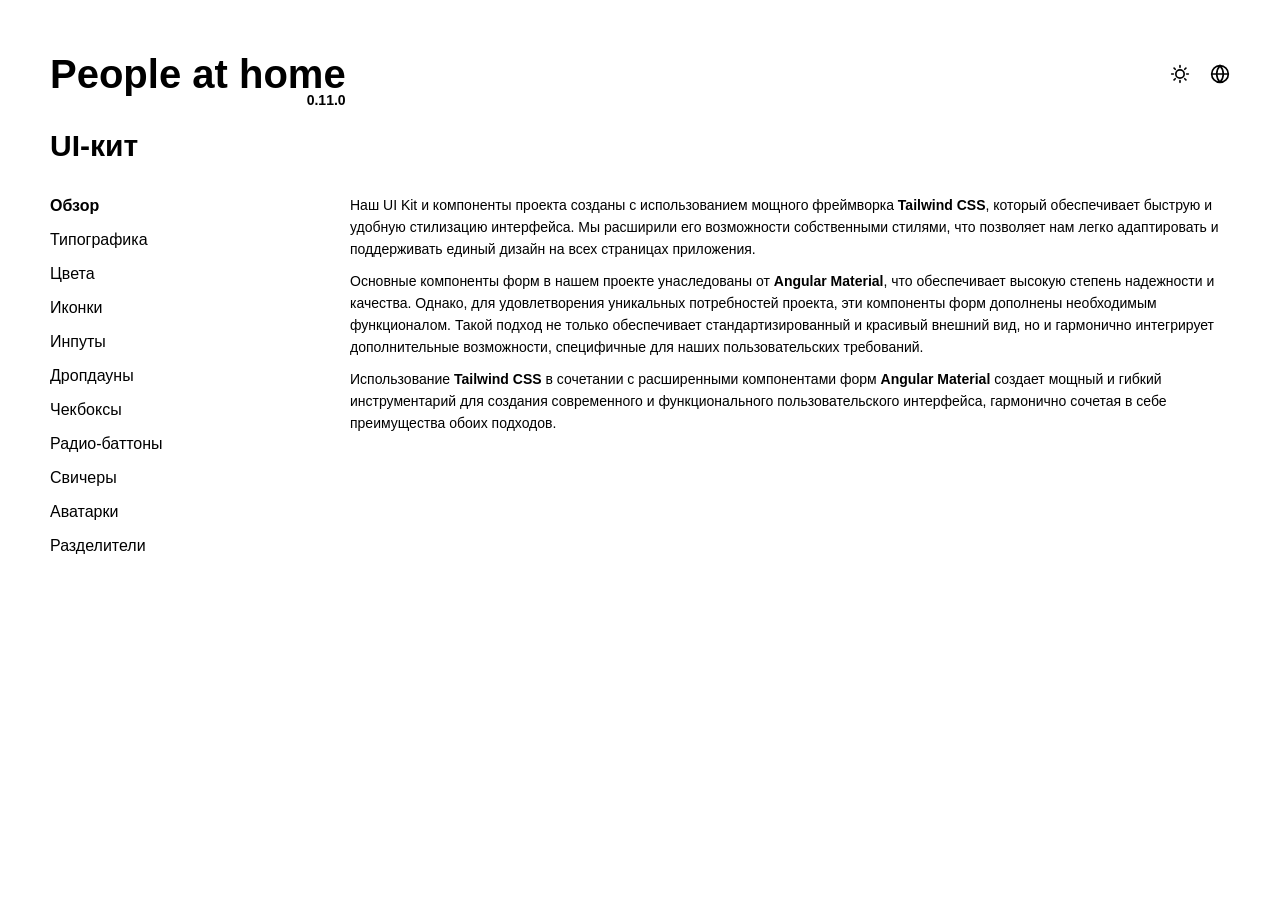
<file: index.html>
<!doctype html>
<html lang="en" data-critters-container>
  <head>
    <meta charset="utf-8">
    <title>Peopleathome</title>
    <base href="/">
    <meta name="viewport" content="width=device-width, initial-scale=1">
    <link rel="icon" type="image/x-icon" href="favicon.ico">
  <style>*,:before,:after{box-sizing:border-box;border-width:0;border-style:solid;border-color:#e5e7eb}:before,:after{--tw-content:""}html{line-height:1.5;-webkit-text-size-adjust:100%;tab-size:4;font-family:Inter var,sans-serif;font-feature-settings:"cv11","ss01";font-variation-settings:"opsz" 32;-webkit-tap-highlight-color:transparent}body{margin:0;line-height:inherit}:root{--background_primary:#F5F5F5;--background_secondary:#FFF;--background_tertiary:#F0F0F0;--background_master_primary:#F2F2F2;--background_master_secondary:#EDEDED;--background_master_tertiary:#F5F5F5;--border_primary:#F0F0F0;--text_primary:#000;--text_secondary:#737373;--text_tertiary:#B4B4B4;--text_disabled:#C8C8C8;--text_inverted_light:rgba(255, 255, 255, .9);--text_inverted_dark:#000;--color_green_primary:#12B76A;--color_green_tertiary:#D1FADF;--color_red_primary:#F00001;--color_red_tertiary:#FFF5F4;--color_black_primary:#1A1A1A;--color_black_secondary:#262626;--color_grey_tertiary:#FDFDFD;--color_white:#FFF;--color_black:#000;--color_lime:#DBFF00;--color_blue:#388AEB}*,:before,:after{--tw-border-spacing-x:0;--tw-border-spacing-y:0;--tw-translate-x:0;--tw-translate-y:0;--tw-rotate:0;--tw-skew-x:0;--tw-skew-y:0;--tw-scale-x:1;--tw-scale-y:1;--tw-pan-x: ;--tw-pan-y: ;--tw-pinch-zoom: ;--tw-scroll-snap-strictness:proximity;--tw-gradient-from-position: ;--tw-gradient-via-position: ;--tw-gradient-to-position: ;--tw-ordinal: ;--tw-slashed-zero: ;--tw-numeric-figure: ;--tw-numeric-spacing: ;--tw-numeric-fraction: ;--tw-ring-inset: ;--tw-ring-offset-width:0px;--tw-ring-offset-color:#fff;--tw-ring-color:rgb(63 131 248 / .5);--tw-ring-offset-shadow:0 0 #0000;--tw-ring-shadow:0 0 #0000;--tw-shadow:0 0 #0000;--tw-shadow-colored:0 0 #0000;--tw-blur: ;--tw-brightness: ;--tw-contrast: ;--tw-grayscale: ;--tw-hue-rotate: ;--tw-invert: ;--tw-saturate: ;--tw-sepia: ;--tw-drop-shadow: ;--tw-backdrop-blur: ;--tw-backdrop-brightness: ;--tw-backdrop-contrast: ;--tw-backdrop-grayscale: ;--tw-backdrop-hue-rotate: ;--tw-backdrop-invert: ;--tw-backdrop-opacity: ;--tw-backdrop-saturate: ;--tw-backdrop-sepia: }.bg-background_secondary{background-color:var(--background_secondary)}html{font-size:10px}html{--mat-ripple-color:rgba(255, 255, 255, .1);--mat-option-selected-state-label-text-color:#c2185b;--mat-option-label-text-color:white;--mat-option-hover-state-layer-color:rgba(255, 255, 255, .08);--mat-option-focus-state-layer-color:rgba(255, 255, 255, .08);--mat-option-selected-state-layer-color:rgba(255, 255, 255, .08)}html{--mat-optgroup-label-text-color:white}html{--mat-full-pseudo-checkbox-selected-icon-color:#b0bec5;--mat-full-pseudo-checkbox-selected-checkmark-color:#303030;--mat-full-pseudo-checkbox-unselected-icon-color:rgba(255, 255, 255, .7);--mat-full-pseudo-checkbox-disabled-selected-checkmark-color:#303030;--mat-full-pseudo-checkbox-disabled-unselected-icon-color:#686868;--mat-full-pseudo-checkbox-disabled-selected-icon-color:#686868;--mat-minimal-pseudo-checkbox-selected-checkmark-color:#b0bec5;--mat-minimal-pseudo-checkbox-disabled-selected-checkmark-color:#686868}html{--mat-app-background-color:#303030;--mat-app-text-color:white}html{--mat-option-label-text-font:Roboto, sans-serif;--mat-option-label-text-line-height:24px;--mat-option-label-text-size:16px;--mat-option-label-text-tracking:.03125em;--mat-option-label-text-weight:400;--mat-optgroup-label-text-font:Roboto, sans-serif;--mat-optgroup-label-text-line-height:24px;--mat-optgroup-label-text-size:16px;--mat-optgroup-label-text-tracking:.03125em;--mat-optgroup-label-text-weight:400;--mdc-elevated-card-container-shape:4px;--mdc-outlined-card-container-shape:4px;--mdc-outlined-card-outline-width:1px;--mdc-elevated-card-container-color:#424242;--mdc-elevated-card-container-elevation:0px 2px 1px -1px rgba(0, 0, 0, .2), 0px 1px 1px 0px rgba(0, 0, 0, .14), 0px 1px 3px 0px rgba(0, 0, 0, .12);--mdc-outlined-card-container-color:#424242;--mdc-outlined-card-outline-color:rgba(255, 255, 255, .12);--mdc-outlined-card-container-elevation:0px 0px 0px 0px rgba(0, 0, 0, .2), 0px 0px 0px 0px rgba(0, 0, 0, .14), 0px 0px 0px 0px rgba(0, 0, 0, .12);--mat-card-subtitle-text-color:rgba(255, 255, 255, .7);--mat-card-title-text-font:Roboto, sans-serif;--mat-card-title-text-line-height:32px;--mat-card-title-text-size:20px;--mat-card-title-text-tracking:.0125em;--mat-card-title-text-weight:500;--mat-card-subtitle-text-font:Roboto, sans-serif;--mat-card-subtitle-text-line-height:22px;--mat-card-subtitle-text-size:14px;--mat-card-subtitle-text-tracking:.0071428571em;--mat-card-subtitle-text-weight:500;--mdc-linear-progress-active-indicator-height:4px;--mdc-linear-progress-track-height:4px;--mdc-linear-progress-track-shape:0}html{--mdc-plain-tooltip-container-shape:4px;--mdc-plain-tooltip-supporting-text-line-height:16px;--mdc-plain-tooltip-container-color:#616161;--mdc-plain-tooltip-supporting-text-color:#fff;--mdc-plain-tooltip-supporting-text-font:Roboto, sans-serif;--mdc-plain-tooltip-supporting-text-size:12px;--mdc-plain-tooltip-supporting-text-weight:400;--mdc-plain-tooltip-supporting-text-tracking:.0333333333em;--mdc-filled-text-field-active-indicator-height:1px;--mdc-filled-text-field-focus-active-indicator-height:2px;--mdc-filled-text-field-container-shape:4px;--mdc-outlined-text-field-outline-width:1px;--mdc-outlined-text-field-focus-outline-width:2px;--mdc-outlined-text-field-container-shape:4px;--mdc-filled-text-field-caret-color:#c2185b;--mdc-filled-text-field-focus-active-indicator-color:#c2185b;--mdc-filled-text-field-focus-label-text-color:rgba(194, 24, 91, .87);--mdc-filled-text-field-container-color:#4a4a4a;--mdc-filled-text-field-disabled-container-color:#464646;--mdc-filled-text-field-label-text-color:rgba(255, 255, 255, .6);--mdc-filled-text-field-hover-label-text-color:rgba(255, 255, 255, .6);--mdc-filled-text-field-disabled-label-text-color:rgba(255, 255, 255, .38);--mdc-filled-text-field-input-text-color:rgba(255, 255, 255, .87);--mdc-filled-text-field-disabled-input-text-color:rgba(255, 255, 255, .38);--mdc-filled-text-field-input-text-placeholder-color:rgba(255, 255, 255, .6);--mdc-filled-text-field-error-hover-label-text-color:#f44336;--mdc-filled-text-field-error-focus-label-text-color:#f44336;--mdc-filled-text-field-error-label-text-color:#f44336;--mdc-filled-text-field-error-caret-color:#f44336;--mdc-filled-text-field-active-indicator-color:rgba(255, 255, 255, .42);--mdc-filled-text-field-disabled-active-indicator-color:rgba(255, 255, 255, .06);--mdc-filled-text-field-hover-active-indicator-color:rgba(255, 255, 255, .87);--mdc-filled-text-field-error-active-indicator-color:#f44336;--mdc-filled-text-field-error-focus-active-indicator-color:#f44336;--mdc-filled-text-field-error-hover-active-indicator-color:#f44336;--mdc-outlined-text-field-caret-color:#c2185b;--mdc-outlined-text-field-focus-outline-color:#c2185b;--mdc-outlined-text-field-focus-label-text-color:rgba(194, 24, 91, .87);--mdc-outlined-text-field-label-text-color:rgba(255, 255, 255, .6);--mdc-outlined-text-field-hover-label-text-color:rgba(255, 255, 255, .6);--mdc-outlined-text-field-disabled-label-text-color:rgba(255, 255, 255, .38);--mdc-outlined-text-field-input-text-color:rgba(255, 255, 255, .87);--mdc-outlined-text-field-disabled-input-text-color:rgba(255, 255, 255, .38);--mdc-outlined-text-field-input-text-placeholder-color:rgba(255, 255, 255, .6);--mdc-outlined-text-field-error-caret-color:#f44336;--mdc-outlined-text-field-error-focus-label-text-color:#f44336;--mdc-outlined-text-field-error-label-text-color:#f44336;--mdc-outlined-text-field-error-hover-label-text-color:#f44336;--mdc-outlined-text-field-outline-color:rgba(255, 255, 255, .38);--mdc-outlined-text-field-disabled-outline-color:rgba(255, 255, 255, .06);--mdc-outlined-text-field-hover-outline-color:rgba(255, 255, 255, .87);--mdc-outlined-text-field-error-focus-outline-color:#f44336;--mdc-outlined-text-field-error-hover-outline-color:#f44336;--mdc-outlined-text-field-error-outline-color:#f44336;--mat-form-field-focus-select-arrow-color:rgba(194, 24, 91, .87);--mat-form-field-disabled-input-text-placeholder-color:rgba(255, 255, 255, .38);--mat-form-field-state-layer-color:rgba(255, 255, 255, .87);--mat-form-field-error-text-color:#f44336;--mat-form-field-select-option-text-color:rgba(0, 0, 0, .87);--mat-form-field-select-disabled-option-text-color:rgba(0, 0, 0, .38);--mat-form-field-leading-icon-color:unset;--mat-form-field-disabled-leading-icon-color:unset;--mat-form-field-trailing-icon-color:unset;--mat-form-field-disabled-trailing-icon-color:unset;--mat-form-field-error-focus-trailing-icon-color:unset;--mat-form-field-error-hover-trailing-icon-color:unset;--mat-form-field-error-trailing-icon-color:unset;--mat-form-field-enabled-select-arrow-color:rgba(255, 255, 255, .54);--mat-form-field-disabled-select-arrow-color:rgba(255, 255, 255, .38);--mat-form-field-hover-state-layer-opacity:.08;--mat-form-field-focus-state-layer-opacity:.24}html{--mat-form-field-container-height:56px;--mat-form-field-filled-label-display:block;--mat-form-field-container-vertical-padding:16px;--mat-form-field-filled-with-label-container-padding-top:24px;--mat-form-field-filled-with-label-container-padding-bottom:8px;--mdc-filled-text-field-label-text-font:Roboto, sans-serif;--mdc-filled-text-field-label-text-size:16px;--mdc-filled-text-field-label-text-tracking:.03125em;--mdc-filled-text-field-label-text-weight:400;--mdc-outlined-text-field-label-text-font:Roboto, sans-serif;--mdc-outlined-text-field-label-text-size:16px;--mdc-outlined-text-field-label-text-tracking:.03125em;--mdc-outlined-text-field-label-text-weight:400;--mat-form-field-container-text-font:Roboto, sans-serif;--mat-form-field-container-text-line-height:24px;--mat-form-field-container-text-size:16px;--mat-form-field-container-text-tracking:.03125em;--mat-form-field-container-text-weight:400;--mat-form-field-outlined-label-text-populated-size:16px;--mat-form-field-subscript-text-font:Roboto, sans-serif;--mat-form-field-subscript-text-line-height:20px;--mat-form-field-subscript-text-size:12px;--mat-form-field-subscript-text-tracking:.0333333333em;--mat-form-field-subscript-text-weight:400;--mat-select-panel-background-color:#424242;--mat-select-enabled-trigger-text-color:rgba(255, 255, 255, .87);--mat-select-disabled-trigger-text-color:rgba(255, 255, 255, .38);--mat-select-placeholder-text-color:rgba(255, 255, 255, .6);--mat-select-enabled-arrow-color:rgba(255, 255, 255, .54);--mat-select-disabled-arrow-color:rgba(255, 255, 255, .38);--mat-select-focused-arrow-color:rgba(194, 24, 91, .87);--mat-select-invalid-arrow-color:rgba(244, 67, 54, .87)}html{--mat-select-trigger-text-font:Roboto, sans-serif;--mat-select-trigger-text-line-height:24px;--mat-select-trigger-text-size:16px;--mat-select-trigger-text-tracking:.03125em;--mat-select-trigger-text-weight:400;--mat-autocomplete-background-color:#424242;--mdc-dialog-container-elevation-shadow:0px 11px 15px -7px rgba(0, 0, 0, .2), 0px 24px 38px 3px rgba(0, 0, 0, .14), 0px 9px 46px 8px rgba(0, 0, 0, .12);--mdc-dialog-container-shadow-color:#000;--mdc-dialog-container-shape:4px;--mdc-dialog-container-color:#424242;--mdc-dialog-subhead-color:rgba(255, 255, 255, .87);--mdc-dialog-supporting-text-color:rgba(255, 255, 255, .6);--mdc-dialog-subhead-font:Roboto, sans-serif;--mdc-dialog-subhead-line-height:32px;--mdc-dialog-subhead-size:20px;--mdc-dialog-subhead-weight:500;--mdc-dialog-subhead-tracking:.0125em;--mdc-dialog-supporting-text-font:Roboto, sans-serif;--mdc-dialog-supporting-text-line-height:24px;--mdc-dialog-supporting-text-size:16px;--mdc-dialog-supporting-text-weight:400;--mdc-dialog-supporting-text-tracking:.03125em}html{--mdc-radio-disabled-selected-icon-opacity:.38;--mdc-radio-disabled-unselected-icon-opacity:.38;--mdc-radio-state-layer-size:40px}html{--mdc-radio-state-layer-size:40px}html{--mat-slider-value-indicator-width:auto;--mat-slider-value-indicator-height:32px;--mat-slider-value-indicator-caret-display:block;--mat-slider-value-indicator-border-radius:4px;--mat-slider-value-indicator-padding:0 12px;--mat-slider-value-indicator-text-transform:none;--mat-slider-value-indicator-container-transform:translateX(-50%);--mdc-slider-active-track-height:6px;--mdc-slider-active-track-shape:9999px;--mdc-slider-handle-height:20px;--mdc-slider-handle-shape:50%;--mdc-slider-handle-width:20px;--mdc-slider-inactive-track-height:4px;--mdc-slider-inactive-track-shape:9999px;--mdc-slider-with-overlap-handle-outline-width:1px;--mdc-slider-with-tick-marks-active-container-opacity:.6;--mdc-slider-with-tick-marks-container-shape:50%;--mdc-slider-with-tick-marks-container-size:2px;--mdc-slider-with-tick-marks-inactive-container-opacity:.6;--mdc-slider-handle-color:#c2185b;--mdc-slider-focus-handle-color:#c2185b;--mdc-slider-hover-handle-color:#c2185b;--mdc-slider-active-track-color:#c2185b;--mdc-slider-inactive-track-color:#c2185b;--mdc-slider-with-tick-marks-inactive-container-color:#c2185b;--mdc-slider-with-tick-marks-active-container-color:white;--mdc-slider-disabled-active-track-color:#fff;--mdc-slider-disabled-handle-color:#fff;--mdc-slider-disabled-inactive-track-color:#fff;--mdc-slider-label-container-color:#fff;--mdc-slider-label-label-text-color:#000;--mdc-slider-with-overlap-handle-outline-color:#fff;--mdc-slider-with-tick-marks-disabled-container-color:#fff;--mdc-slider-handle-elevation:0px 2px 1px -1px rgba(0, 0, 0, .2), 0px 1px 1px 0px rgba(0, 0, 0, .14), 0px 1px 3px 0px rgba(0, 0, 0, .12);--mat-slider-ripple-color:#c2185b;--mat-slider-hover-state-layer-color:rgba(194, 24, 91, .05);--mat-slider-focus-state-layer-color:rgba(194, 24, 91, .2);--mat-slider-value-indicator-opacity:.9}html{--mdc-slider-label-label-text-font:Roboto, sans-serif;--mdc-slider-label-label-text-size:14px;--mdc-slider-label-label-text-line-height:22px;--mdc-slider-label-label-text-tracking:.0071428571em;--mdc-slider-label-label-text-weight:500;--mat-menu-container-shape:4px;--mat-menu-item-label-text-color:white;--mat-menu-item-icon-color:white;--mat-menu-item-hover-state-layer-color:rgba(255, 255, 255, .08);--mat-menu-item-focus-state-layer-color:rgba(255, 255, 255, .08);--mat-menu-container-color:#424242;--mat-menu-item-label-text-font:Roboto, sans-serif;--mat-menu-item-label-text-size:16px;--mat-menu-item-label-text-tracking:.03125em;--mat-menu-item-label-text-line-height:24px;--mat-menu-item-label-text-weight:400;--mdc-list-list-item-container-shape:0;--mdc-list-list-item-leading-avatar-shape:50%;--mdc-list-list-item-container-color:transparent;--mdc-list-list-item-selected-container-color:transparent;--mdc-list-list-item-leading-avatar-color:transparent;--mdc-list-list-item-leading-icon-size:24px;--mdc-list-list-item-leading-avatar-size:40px;--mdc-list-list-item-trailing-icon-size:24px;--mdc-list-list-item-disabled-state-layer-color:transparent;--mdc-list-list-item-disabled-state-layer-opacity:0;--mdc-list-list-item-disabled-label-text-opacity:.38;--mdc-list-list-item-disabled-leading-icon-opacity:.38;--mdc-list-list-item-disabled-trailing-icon-opacity:.38;--mdc-list-list-item-label-text-color:white;--mdc-list-list-item-supporting-text-color:rgba(255, 255, 255, .7);--mdc-list-list-item-leading-icon-color:rgba(255, 255, 255, .5);--mdc-list-list-item-trailing-supporting-text-color:rgba(255, 255, 255, .5);--mdc-list-list-item-trailing-icon-color:rgba(255, 255, 255, .5);--mdc-list-list-item-selected-trailing-icon-color:rgba(255, 255, 255, .5);--mdc-list-list-item-disabled-label-text-color:white;--mdc-list-list-item-disabled-leading-icon-color:white;--mdc-list-list-item-disabled-trailing-icon-color:white;--mdc-list-list-item-hover-label-text-color:white;--mdc-list-list-item-hover-leading-icon-color:rgba(255, 255, 255, .5);--mdc-list-list-item-hover-trailing-icon-color:rgba(255, 255, 255, .5);--mdc-list-list-item-focus-label-text-color:white;--mdc-list-list-item-hover-state-layer-color:white;--mdc-list-list-item-hover-state-layer-opacity:.08;--mdc-list-list-item-focus-state-layer-color:white;--mdc-list-list-item-focus-state-layer-opacity:.24}html{--mdc-list-list-item-one-line-container-height:48px;--mdc-list-list-item-two-line-container-height:64px;--mdc-list-list-item-three-line-container-height:88px}html{--mdc-list-list-item-label-text-font:Roboto, sans-serif;--mdc-list-list-item-label-text-line-height:24px;--mdc-list-list-item-label-text-size:16px;--mdc-list-list-item-label-text-tracking:.03125em;--mdc-list-list-item-label-text-weight:400;--mdc-list-list-item-supporting-text-font:Roboto, sans-serif;--mdc-list-list-item-supporting-text-line-height:20px;--mdc-list-list-item-supporting-text-size:14px;--mdc-list-list-item-supporting-text-tracking:.0178571429em;--mdc-list-list-item-supporting-text-weight:400;--mdc-list-list-item-trailing-supporting-text-font:Roboto, sans-serif;--mdc-list-list-item-trailing-supporting-text-line-height:20px;--mdc-list-list-item-trailing-supporting-text-size:12px;--mdc-list-list-item-trailing-supporting-text-tracking:.0333333333em;--mdc-list-list-item-trailing-supporting-text-weight:400}html{--mat-paginator-container-text-color:rgba(255, 255, 255, .87);--mat-paginator-container-background-color:#424242;--mat-paginator-enabled-icon-color:rgba(255, 255, 255, .54);--mat-paginator-disabled-icon-color:rgba(255, 255, 255, .12);--mat-paginator-container-size:56px}html{--mat-paginator-container-text-font:Roboto, sans-serif;--mat-paginator-container-text-line-height:20px;--mat-paginator-container-text-size:12px;--mat-paginator-container-text-tracking:.0333333333em;--mat-paginator-container-text-weight:400;--mat-paginator-select-trigger-text-size:12px;--mdc-tab-indicator-active-indicator-height:2px;--mdc-tab-indicator-active-indicator-shape:0;--mdc-secondary-navigation-tab-container-height:48px;--mat-tab-header-divider-color:transparent;--mat-tab-header-divider-height:0}html{--mdc-checkbox-disabled-selected-checkmark-color:#fff;--mdc-checkbox-selected-focus-state-layer-opacity:.16;--mdc-checkbox-selected-hover-state-layer-opacity:.04;--mdc-checkbox-selected-pressed-state-layer-opacity:.16;--mdc-checkbox-unselected-focus-state-layer-opacity:.16;--mdc-checkbox-unselected-hover-state-layer-opacity:.04;--mdc-checkbox-unselected-pressed-state-layer-opacity:.16;--mdc-checkbox-disabled-selected-icon-color:rgba(255, 255, 255, .38);--mdc-checkbox-disabled-unselected-icon-color:rgba(255, 255, 255, .38);--mdc-checkbox-selected-checkmark-color:#000;--mdc-checkbox-selected-focus-icon-color:#b0bec5;--mdc-checkbox-selected-hover-icon-color:#b0bec5;--mdc-checkbox-selected-icon-color:#b0bec5;--mdc-checkbox-selected-pressed-icon-color:#b0bec5;--mdc-checkbox-unselected-focus-icon-color:#eeeeee;--mdc-checkbox-unselected-hover-icon-color:#eeeeee;--mdc-checkbox-unselected-icon-color:rgba(255, 255, 255, .54);--mdc-checkbox-unselected-pressed-icon-color:rgba(255, 255, 255, .54);--mdc-checkbox-selected-focus-state-layer-color:#b0bec5;--mdc-checkbox-selected-hover-state-layer-color:#b0bec5;--mdc-checkbox-selected-pressed-state-layer-color:#b0bec5;--mdc-checkbox-unselected-focus-state-layer-color:white;--mdc-checkbox-unselected-hover-state-layer-color:white;--mdc-checkbox-unselected-pressed-state-layer-color:white}html{--mdc-checkbox-state-layer-size:40px}html{--mdc-text-button-container-shape:4px;--mdc-text-button-keep-touch-target:false;--mdc-filled-button-container-shape:4px;--mdc-filled-button-keep-touch-target:false;--mdc-protected-button-container-shape:4px;--mdc-protected-button-keep-touch-target:false;--mdc-outlined-button-keep-touch-target:false;--mdc-outlined-button-outline-width:1px;--mdc-outlined-button-container-shape:4px;--mdc-text-button-label-text-color:#fff;--mdc-text-button-disabled-label-text-color:rgba(255, 255, 255, .5);--mat-text-button-state-layer-color:#fff;--mat-text-button-disabled-state-layer-color:#fff;--mat-text-button-ripple-color:rgba(255, 255, 255, .1);--mat-text-button-hover-state-layer-opacity:.08;--mat-text-button-focus-state-layer-opacity:.24;--mat-text-button-pressed-state-layer-opacity:.24;--mdc-filled-button-container-color:#424242;--mdc-filled-button-label-text-color:#fff;--mdc-filled-button-disabled-container-color:rgba(255, 255, 255, .12);--mdc-filled-button-disabled-label-text-color:rgba(255, 255, 255, .5);--mat-filled-button-state-layer-color:#fff;--mat-filled-button-disabled-state-layer-color:#fff;--mat-filled-button-ripple-color:rgba(255, 255, 255, .1);--mat-filled-button-hover-state-layer-opacity:.08;--mat-filled-button-focus-state-layer-opacity:.24;--mat-filled-button-pressed-state-layer-opacity:.24;--mdc-protected-button-container-color:#424242;--mdc-protected-button-label-text-color:#fff;--mdc-protected-button-disabled-container-color:rgba(255, 255, 255, .12);--mdc-protected-button-disabled-label-text-color:rgba(255, 255, 255, .5);--mdc-protected-button-container-elevation-shadow:0px 3px 1px -2px rgba(0, 0, 0, .2), 0px 2px 2px 0px rgba(0, 0, 0, .14), 0px 1px 5px 0px rgba(0, 0, 0, .12);--mdc-protected-button-disabled-container-elevation-shadow:0px 0px 0px 0px rgba(0, 0, 0, .2), 0px 0px 0px 0px rgba(0, 0, 0, .14), 0px 0px 0px 0px rgba(0, 0, 0, .12);--mdc-protected-button-focus-container-elevation-shadow:0px 2px 4px -1px rgba(0, 0, 0, .2), 0px 4px 5px 0px rgba(0, 0, 0, .14), 0px 1px 10px 0px rgba(0, 0, 0, .12);--mdc-protected-button-hover-container-elevation-shadow:0px 2px 4px -1px rgba(0, 0, 0, .2), 0px 4px 5px 0px rgba(0, 0, 0, .14), 0px 1px 10px 0px rgba(0, 0, 0, .12);--mdc-protected-button-pressed-container-elevation-shadow:0px 5px 5px -3px rgba(0, 0, 0, .2), 0px 8px 10px 1px rgba(0, 0, 0, .14), 0px 3px 14px 2px rgba(0, 0, 0, .12);--mdc-protected-button-container-shadow-color:#000;--mat-protected-button-state-layer-color:#fff;--mat-protected-button-disabled-state-layer-color:#fff;--mat-protected-button-ripple-color:rgba(255, 255, 255, .1);--mat-protected-button-hover-state-layer-opacity:.08;--mat-protected-button-focus-state-layer-opacity:.24;--mat-protected-button-pressed-state-layer-opacity:.24;--mdc-outlined-button-disabled-outline-color:rgba(255, 255, 255, .12);--mdc-outlined-button-disabled-label-text-color:rgba(255, 255, 255, .5);--mdc-outlined-button-label-text-color:#fff;--mdc-outlined-button-outline-color:rgba(255, 255, 255, .12);--mat-outlined-button-state-layer-color:#fff;--mat-outlined-button-disabled-state-layer-color:#fff;--mat-outlined-button-ripple-color:rgba(255, 255, 255, .1);--mat-outlined-button-hover-state-layer-opacity:.08;--mat-outlined-button-focus-state-layer-opacity:.24;--mat-outlined-button-pressed-state-layer-opacity:.24}html{--mdc-text-button-container-height:36px;--mdc-filled-button-container-height:36px;--mdc-outlined-button-container-height:36px;--mdc-protected-button-container-height:36px;--mdc-text-button-label-text-font:Roboto, sans-serif;--mdc-text-button-label-text-size:14px;--mdc-text-button-label-text-tracking:.0892857143em;--mdc-text-button-label-text-weight:500;--mdc-text-button-label-text-transform:none;--mdc-filled-button-label-text-font:Roboto, sans-serif;--mdc-filled-button-label-text-size:14px;--mdc-filled-button-label-text-tracking:.0892857143em;--mdc-filled-button-label-text-weight:500;--mdc-filled-button-label-text-transform:none;--mdc-outlined-button-label-text-font:Roboto, sans-serif;--mdc-outlined-button-label-text-size:14px;--mdc-outlined-button-label-text-tracking:.0892857143em;--mdc-outlined-button-label-text-weight:500;--mdc-outlined-button-label-text-transform:none;--mdc-protected-button-label-text-font:Roboto, sans-serif;--mdc-protected-button-label-text-size:14px;--mdc-protected-button-label-text-tracking:.0892857143em;--mdc-protected-button-label-text-weight:500;--mdc-protected-button-label-text-transform:none;--mdc-icon-button-state-layer-size:48px;--mdc-icon-button-icon-size:24px;--mdc-icon-button-icon-color:inherit;--mdc-icon-button-disabled-icon-color:rgba(255, 255, 255, .5);--mat-icon-button-state-layer-color:#fff;--mat-icon-button-disabled-state-layer-color:#fff;--mat-icon-button-ripple-color:rgba(255, 255, 255, .1);--mat-icon-button-hover-state-layer-opacity:.08;--mat-icon-button-focus-state-layer-opacity:.24;--mat-icon-button-pressed-state-layer-opacity:.24}html{--mdc-fab-container-shape:50%;--mdc-fab-icon-size:24px;--mdc-fab-container-color:#424242;--mdc-fab-container-elevation-shadow:0px 3px 5px -1px rgba(0, 0, 0, .2), 0px 6px 10px 0px rgba(0, 0, 0, .14), 0px 1px 18px 0px rgba(0, 0, 0, .12);--mdc-fab-focus-container-elevation-shadow:0px 5px 5px -3px rgba(0, 0, 0, .2), 0px 8px 10px 1px rgba(0, 0, 0, .14), 0px 3px 14px 2px rgba(0, 0, 0, .12);--mdc-fab-hover-container-elevation-shadow:0px 5px 5px -3px rgba(0, 0, 0, .2), 0px 8px 10px 1px rgba(0, 0, 0, .14), 0px 3px 14px 2px rgba(0, 0, 0, .12);--mdc-fab-pressed-container-elevation-shadow:0px 7px 8px -4px rgba(0, 0, 0, .2), 0px 12px 17px 2px rgba(0, 0, 0, .14), 0px 5px 22px 4px rgba(0, 0, 0, .12);--mdc-fab-container-shadow-color:#000;--mat-fab-foreground-color:white;--mat-fab-state-layer-color:#fff;--mat-fab-disabled-state-layer-color:#fff;--mat-fab-ripple-color:rgba(255, 255, 255, .1);--mat-fab-hover-state-layer-opacity:.08;--mat-fab-focus-state-layer-opacity:.24;--mat-fab-pressed-state-layer-opacity:.24;--mat-fab-disabled-state-container-color:rgba(255, 255, 255, .12);--mat-fab-disabled-state-foreground-color:rgba(255, 255, 255, .5);--mdc-extended-fab-container-elevation-shadow:0px 3px 5px -1px rgba(0, 0, 0, .2), 0px 6px 10px 0px rgba(0, 0, 0, .14), 0px 1px 18px 0px rgba(0, 0, 0, .12);--mdc-extended-fab-focus-container-elevation-shadow:0px 5px 5px -3px rgba(0, 0, 0, .2), 0px 8px 10px 1px rgba(0, 0, 0, .14), 0px 3px 14px 2px rgba(0, 0, 0, .12);--mdc-extended-fab-hover-container-elevation-shadow:0px 5px 5px -3px rgba(0, 0, 0, .2), 0px 8px 10px 1px rgba(0, 0, 0, .14), 0px 3px 14px 2px rgba(0, 0, 0, .12);--mdc-extended-fab-pressed-container-elevation-shadow:0px 7px 8px -4px rgba(0, 0, 0, .2), 0px 12px 17px 2px rgba(0, 0, 0, .14), 0px 5px 22px 4px rgba(0, 0, 0, .12);--mdc-extended-fab-container-shadow-color:#000}html{--mdc-extended-fab-label-text-font:Roboto, sans-serif;--mdc-extended-fab-label-text-size:14px;--mdc-extended-fab-label-text-tracking:.0892857143em;--mdc-extended-fab-label-text-weight:500;--mdc-snackbar-container-shape:4px;--mdc-snackbar-container-color:#d9d9d9;--mdc-snackbar-supporting-text-color:rgba(66, 66, 66, .87);--mat-snack-bar-button-color:rgba(0, 0, 0, .87);--mdc-snackbar-supporting-text-font:Roboto, sans-serif;--mdc-snackbar-supporting-text-line-height:20px;--mdc-snackbar-supporting-text-size:14px;--mdc-snackbar-supporting-text-weight:400;--mat-table-row-item-outline-width:1px;--mat-table-background-color:#424242;--mat-table-header-headline-color:white;--mat-table-row-item-label-text-color:white;--mat-table-row-item-outline-color:rgba(255, 255, 255, .12);--mat-table-header-container-height:56px;--mat-table-footer-container-height:52px;--mat-table-row-item-container-height:52px;--mat-table-header-headline-font:Roboto, sans-serif;--mat-table-header-headline-line-height:22px;--mat-table-header-headline-size:14px;--mat-table-header-headline-weight:500;--mat-table-header-headline-tracking:.0071428571em;--mat-table-row-item-label-text-font:Roboto, sans-serif;--mat-table-row-item-label-text-line-height:20px;--mat-table-row-item-label-text-size:14px;--mat-table-row-item-label-text-weight:400;--mat-table-row-item-label-text-tracking:.0178571429em;--mat-table-footer-supporting-text-font:Roboto, sans-serif;--mat-table-footer-supporting-text-line-height:20px;--mat-table-footer-supporting-text-size:14px;--mat-table-footer-supporting-text-weight:400;--mat-table-footer-supporting-text-tracking:.0178571429em;--mdc-circular-progress-active-indicator-width:4px;--mdc-circular-progress-size:48px;--mdc-circular-progress-active-indicator-color:#c2185b}html{--mat-badge-background-color:#c2185b;--mat-badge-text-color:white;--mat-badge-disabled-state-background-color:#6e6e6e;--mat-badge-disabled-state-text-color:rgba(255, 255, 255, .5)}html{--mat-badge-text-font:Roboto, sans-serif;--mat-badge-text-size:12px;--mat-badge-text-weight:600;--mat-badge-small-size-text-size:9px;--mat-badge-large-size-text-size:24px;--mat-bottom-sheet-container-shape:4px;--mat-bottom-sheet-container-text-color:white;--mat-bottom-sheet-container-background-color:#424242;--mat-bottom-sheet-container-text-font:Roboto, sans-serif;--mat-bottom-sheet-container-text-line-height:20px;--mat-bottom-sheet-container-text-size:14px;--mat-bottom-sheet-container-text-tracking:.0178571429em;--mat-bottom-sheet-container-text-weight:400;--mat-legacy-button-toggle-height:36px;--mat-legacy-button-toggle-shape:2px;--mat-legacy-button-toggle-focus-state-layer-opacity:1;--mat-standard-button-toggle-shape:4px;--mat-standard-button-toggle-hover-state-layer-opacity:.04;--mat-standard-button-toggle-focus-state-layer-opacity:.12;--mat-legacy-button-toggle-text-color:rgba(255, 255, 255, .5);--mat-legacy-button-toggle-state-layer-color:rgba(255, 255, 255, .12);--mat-legacy-button-toggle-selected-state-text-color:rgba(255, 255, 255, .7);--mat-legacy-button-toggle-selected-state-background-color:#212121;--mat-legacy-button-toggle-disabled-state-text-color:rgba(255, 255, 255, .3);--mat-legacy-button-toggle-disabled-state-background-color:black;--mat-legacy-button-toggle-disabled-selected-state-background-color:#424242;--mat-standard-button-toggle-text-color:white;--mat-standard-button-toggle-background-color:#424242;--mat-standard-button-toggle-state-layer-color:white;--mat-standard-button-toggle-selected-state-background-color:#212121;--mat-standard-button-toggle-selected-state-text-color:white;--mat-standard-button-toggle-disabled-state-text-color:rgba(255, 255, 255, .3);--mat-standard-button-toggle-disabled-state-background-color:#424242;--mat-standard-button-toggle-disabled-selected-state-text-color:white;--mat-standard-button-toggle-disabled-selected-state-background-color:#424242;--mat-standard-button-toggle-divider-color:#595959;--mat-standard-button-toggle-height:48px;--mat-legacy-button-toggle-text-font:Roboto, sans-serif;--mat-standard-button-toggle-text-font:Roboto, sans-serif;--mat-datepicker-calendar-date-selected-state-text-color:white;--mat-datepicker-calendar-date-selected-state-background-color:#c2185b;--mat-datepicker-calendar-date-selected-disabled-state-background-color:rgba(194, 24, 91, .4);--mat-datepicker-calendar-date-today-selected-state-outline-color:white;--mat-datepicker-calendar-date-focus-state-background-color:rgba(194, 24, 91, .3);--mat-datepicker-calendar-date-hover-state-background-color:rgba(194, 24, 91, .3);--mat-datepicker-toggle-active-state-icon-color:#c2185b;--mat-datepicker-calendar-date-in-range-state-background-color:rgba(194, 24, 91, .2);--mat-datepicker-calendar-date-in-comparison-range-state-background-color:rgba(249, 171, 0, .2);--mat-datepicker-calendar-date-in-overlap-range-state-background-color:#a8dab5;--mat-datepicker-calendar-date-in-overlap-range-selected-state-background-color:#46a35e;--mat-datepicker-toggle-icon-color:white;--mat-datepicker-calendar-body-label-text-color:rgba(255, 255, 255, .7);--mat-datepicker-calendar-period-button-icon-color:white;--mat-datepicker-calendar-navigation-button-icon-color:white;--mat-datepicker-calendar-header-divider-color:rgba(255, 255, 255, .12);--mat-datepicker-calendar-header-text-color:rgba(255, 255, 255, .7);--mat-datepicker-calendar-date-today-outline-color:rgba(255, 255, 255, .5);--mat-datepicker-calendar-date-today-disabled-state-outline-color:rgba(255, 255, 255, .3);--mat-datepicker-calendar-date-text-color:white;--mat-datepicker-calendar-date-outline-color:transparent;--mat-datepicker-calendar-date-disabled-state-text-color:rgba(255, 255, 255, .5);--mat-datepicker-calendar-date-preview-state-outline-color:rgba(255, 255, 255, .24);--mat-datepicker-range-input-separator-color:white;--mat-datepicker-range-input-disabled-state-separator-color:rgba(255, 255, 255, .5);--mat-datepicker-range-input-disabled-state-text-color:rgba(255, 255, 255, .5);--mat-datepicker-calendar-container-background-color:#424242;--mat-datepicker-calendar-container-text-color:white}html{--mat-datepicker-calendar-text-font:Roboto, sans-serif;--mat-datepicker-calendar-text-size:13px;--mat-datepicker-calendar-body-label-text-size:14px;--mat-datepicker-calendar-body-label-text-weight:500;--mat-datepicker-calendar-period-button-text-size:14px;--mat-datepicker-calendar-period-button-text-weight:500;--mat-datepicker-calendar-header-text-size:11px;--mat-datepicker-calendar-header-text-weight:400;--mat-divider-width:1px;--mat-divider-color:rgba(255, 255, 255, .12);--mat-expansion-container-shape:4px;--mat-expansion-container-background-color:#424242;--mat-expansion-container-text-color:white;--mat-expansion-actions-divider-color:rgba(255, 255, 255, .12);--mat-expansion-header-hover-state-layer-color:rgba(255, 255, 255, .04);--mat-expansion-header-focus-state-layer-color:rgba(255, 255, 255, .04);--mat-expansion-header-disabled-state-text-color:rgba(255, 255, 255, .3);--mat-expansion-header-text-color:white;--mat-expansion-header-description-color:rgba(255, 255, 255, .7);--mat-expansion-header-indicator-color:rgba(255, 255, 255, .7);--mat-expansion-header-collapsed-state-height:48px;--mat-expansion-header-expanded-state-height:64px;--mat-expansion-header-text-font:Roboto, sans-serif;--mat-expansion-header-text-size:14px;--mat-expansion-header-text-weight:500;--mat-expansion-header-text-line-height:inherit;--mat-expansion-header-text-tracking:inherit;--mat-expansion-container-text-font:Roboto, sans-serif;--mat-expansion-container-text-line-height:20px;--mat-expansion-container-text-size:14px;--mat-expansion-container-text-tracking:.0178571429em;--mat-expansion-container-text-weight:400;--mat-grid-list-tile-header-primary-text-size:14px;--mat-grid-list-tile-header-secondary-text-size:12px;--mat-grid-list-tile-footer-primary-text-size:14px;--mat-grid-list-tile-footer-secondary-text-size:12px;--mat-icon-color:inherit}html{--mat-sidenav-container-shape:0;--mat-sidenav-container-divider-color:rgba(255, 255, 255, .12);--mat-sidenav-container-background-color:#424242;--mat-sidenav-container-text-color:white;--mat-sidenav-content-background-color:#303030;--mat-sidenav-content-text-color:white;--mat-sidenav-scrim-color:rgba(189, 189, 189, .6);--mat-stepper-header-icon-foreground-color:white;--mat-stepper-header-selected-state-icon-background-color:#c2185b;--mat-stepper-header-selected-state-icon-foreground-color:white;--mat-stepper-header-done-state-icon-background-color:#c2185b;--mat-stepper-header-done-state-icon-foreground-color:white;--mat-stepper-header-edit-state-icon-background-color:#c2185b;--mat-stepper-header-edit-state-icon-foreground-color:white;--mat-stepper-container-color:#424242;--mat-stepper-line-color:rgba(255, 255, 255, .12);--mat-stepper-header-hover-state-layer-color:rgba(255, 255, 255, .04);--mat-stepper-header-focus-state-layer-color:rgba(255, 255, 255, .04);--mat-stepper-header-label-text-color:rgba(255, 255, 255, .7);--mat-stepper-header-optional-label-text-color:rgba(255, 255, 255, .7);--mat-stepper-header-selected-state-label-text-color:white;--mat-stepper-header-error-state-label-text-color:#f44336;--mat-stepper-header-icon-background-color:rgba(255, 255, 255, .7);--mat-stepper-header-error-state-icon-foreground-color:#f44336;--mat-stepper-header-error-state-icon-background-color:transparent}html{--mat-stepper-header-height:72px;--mat-stepper-container-text-font:Roboto, sans-serif;--mat-stepper-header-label-text-font:Roboto, sans-serif;--mat-stepper-header-label-text-size:14px;--mat-stepper-header-label-text-weight:400;--mat-stepper-header-error-state-label-text-size:16px;--mat-stepper-header-selected-state-label-text-size:16px;--mat-stepper-header-selected-state-label-text-weight:400;--mat-sort-arrow-color:#c6c6c6;--mat-toolbar-container-background-color:#212121;--mat-toolbar-container-text-color:white}html{--mat-toolbar-standard-height:64px;--mat-toolbar-mobile-height:56px;--mat-toolbar-title-text-font:Roboto, sans-serif;--mat-toolbar-title-text-line-height:32px;--mat-toolbar-title-text-size:20px;--mat-toolbar-title-text-tracking:.0125em;--mat-toolbar-title-text-weight:500;--mat-tree-container-background-color:#424242;--mat-tree-node-text-color:white;--mat-tree-node-min-height:48px;--mat-tree-node-text-font:Roboto, sans-serif;--mat-tree-node-text-size:14px;--mat-tree-node-text-weight:400}</style><link rel="stylesheet" href="styles.fc129cd942ce571d.css" media="print" onload="this.media='all'"><noscript><link rel="stylesheet" href="styles.fc129cd942ce571d.css"></noscript></head>
  <body class="bg-background_secondary">
    <app-root></app-root>
  <script src="runtime.d50e3d3e8fafaf80.js" type="module"></script><script src="polyfills.0bde2da061db1745.js" type="module"></script><script src="main.a3b6af63b9368a10.js" type="module"></script></body>
</html>
</file>
<file: styles.fc129cd942ce571d.css>
*,:before,:after{box-sizing:border-box;border-width:0;border-style:solid;border-color:#e5e7eb}:before,:after{--tw-content: ""}html,:host{line-height:1.5;-webkit-text-size-adjust:100%;tab-size:4;font-family:Inter var,sans-serif;font-feature-settings:"cv11","ss01";font-variation-settings:"opsz" 32;-webkit-tap-highlight-color:transparent}body{margin:0;line-height:inherit}hr{height:0;color:inherit;border-top-width:1px}abbr:where([title]){-webkit-text-decoration:underline dotted;text-decoration:underline dotted}h1,h2,h3,h4,h5,h6{font-size:inherit;font-weight:inherit}a{color:inherit;text-decoration:inherit}b,strong{font-weight:bolder}code,kbd,samp,pre{font-family:ui-monospace,SFMono-Regular,Menlo,Monaco,Consolas,Liberation Mono,Courier New,monospace;font-feature-settings:normal;font-variation-settings:normal;font-size:1em}small{font-size:80%}sub,sup{font-size:75%;line-height:0;position:relative;vertical-align:baseline}sub{bottom:-.25em}sup{top:-.5em}table{text-indent:0;border-color:inherit;border-collapse:collapse}button,input,optgroup,select,textarea{font-family:inherit;font-feature-settings:inherit;font-variation-settings:inherit;font-size:100%;font-weight:inherit;line-height:inherit;color:inherit;margin:0;padding:0}button,select{text-transform:none}button,[type=button],[type=reset],[type=submit]{-webkit-appearance:button;background-color:transparent;background-image:none}:-moz-focusring{outline:auto}:-moz-ui-invalid{box-shadow:none}progress{vertical-align:baseline}::-webkit-inner-spin-button,::-webkit-outer-spin-button{height:auto}[type=search]{-webkit-appearance:textfield;outline-offset:-2px}::-webkit-search-decoration{-webkit-appearance:none}::-webkit-file-upload-button{-webkit-appearance:button;font:inherit}summary{display:list-item}blockquote,dl,dd,h1,h2,h3,h4,h5,h6,hr,figure,p,pre{margin:0}fieldset{margin:0;padding:0}legend{padding:0}ol,ul,menu{list-style:none;margin:0;padding:0}dialog{padding:0}textarea{resize:vertical}input::placeholder,textarea::placeholder{opacity:1;color:#9ca3af}button,[role=button]{cursor:pointer}:disabled{cursor:default}img,svg,video,canvas,audio,iframe,embed,object{display:block;vertical-align:middle}img,video{max-width:100%;height:auto}[hidden]{display:none}[data-popper-arrow],[data-popper-arrow]:before{position:absolute;width:8px;height:8px;background:inherit}[data-popper-arrow]{visibility:hidden}[data-popper-arrow]:before{content:"";visibility:visible;transform:rotate(45deg)}[data-popper-arrow]:after{content:"";visibility:visible;transform:rotate(45deg);position:absolute;width:9px;height:9px;background:inherit}[role=tooltip]>[data-popper-arrow]:before{border-style:solid;border-color:#e5e7eb}.dark [role=tooltip]>[data-popper-arrow]:before{border-style:solid;border-color:#4b5563}[role=tooltip]>[data-popper-arrow]:after{border-style:solid;border-color:#e5e7eb}.dark [role=tooltip]>[data-popper-arrow]:after{border-style:solid;border-color:#4b5563}[data-popover][role=tooltip][data-popper-placement^=top]>[data-popper-arrow]:before{border-bottom-width:1px;border-right-width:1px}[data-popover][role=tooltip][data-popper-placement^=top]>[data-popper-arrow]:after{border-bottom-width:1px;border-right-width:1px}[data-popover][role=tooltip][data-popper-placement^=right]>[data-popper-arrow]:before{border-bottom-width:1px;border-left-width:1px}[data-popover][role=tooltip][data-popper-placement^=right]>[data-popper-arrow]:after{border-bottom-width:1px;border-left-width:1px}[data-popover][role=tooltip][data-popper-placement^=bottom]>[data-popper-arrow]:before{border-top-width:1px;border-left-width:1px}[data-popover][role=tooltip][data-popper-placement^=bottom]>[data-popper-arrow]:after{border-top-width:1px;border-left-width:1px}[data-popover][role=tooltip][data-popper-placement^=left]>[data-popper-arrow]:before{border-top-width:1px;border-right-width:1px}[data-popover][role=tooltip][data-popper-placement^=left]>[data-popper-arrow]:after{border-top-width:1px;border-right-width:1px}[data-popover][role=tooltip][data-popper-placement^=top]>[data-popper-arrow]{bottom:-5px}[data-popover][role=tooltip][data-popper-placement^=bottom]>[data-popper-arrow]{top:-5px}[data-popover][role=tooltip][data-popper-placement^=left]>[data-popper-arrow]{right:-5px}[data-popover][role=tooltip][data-popper-placement^=right]>[data-popper-arrow]{left:-5px}[type=text],[type=email],[type=url],[type=password],[type=number],[type=date],[type=datetime-local],[type=month],[type=search],[type=tel],[type=time],[type=week],[multiple],textarea,select{appearance:none;background-color:#fff;border-color:#6b7280;border-width:1px;border-radius:0;padding:.5rem .75rem;font-size:1rem;line-height:1.5rem;--tw-shadow: 0 0 #0000}[type=text]:focus,[type=email]:focus,[type=url]:focus,[type=password]:focus,[type=number]:focus,[type=date]:focus,[type=datetime-local]:focus,[type=month]:focus,[type=search]:focus,[type=tel]:focus,[type=time]:focus,[type=week]:focus,[multiple]:focus,textarea:focus,select:focus{outline:2px solid transparent;outline-offset:2px;--tw-ring-inset: var(--tw-empty, );--tw-ring-offset-width: 0px;--tw-ring-offset-color: #fff;--tw-ring-color: #1C64F2;--tw-ring-offset-shadow: var(--tw-ring-inset) 0 0 0 var(--tw-ring-offset-width) var(--tw-ring-offset-color);--tw-ring-shadow: var(--tw-ring-inset) 0 0 0 calc(1px + var(--tw-ring-offset-width)) var(--tw-ring-color);box-shadow:var(--tw-ring-offset-shadow),var(--tw-ring-shadow),var(--tw-shadow);border-color:#1c64f2}input::placeholder,textarea::placeholder{color:#6b7280;opacity:1}::-webkit-datetime-edit-fields-wrapper{padding:0}::-webkit-date-and-time-value{min-height:1.5em}select:not([size]){background-image:url("data:image/svg+xml,%3csvg aria-hidden='true' xmlns='http://www.w3.org/2000/svg' fill='none' viewBox='0 0 10 6'%3e %3cpath stroke='%236B7280' stroke-linecap='round' stroke-linejoin='round' stroke-width='2' d='m1 1 4 4 4-4'/%3e %3c/svg%3e");background-position:right .75rem center;background-repeat:no-repeat;background-size:.75em .75em;padding-right:2.5rem;-webkit-print-color-adjust:exact;print-color-adjust:exact}:is([dir=rtl]) select:not([size]){background-position:left .75rem center;padding-right:.75rem;padding-left:0}[multiple]{background-image:initial;background-position:initial;background-repeat:unset;background-size:initial;padding-right:.75rem;-webkit-print-color-adjust:unset;print-color-adjust:unset}[type=checkbox],[type=radio]{appearance:none;padding:0;-webkit-print-color-adjust:exact;print-color-adjust:exact;display:inline-block;vertical-align:middle;background-origin:border-box;-webkit-user-select:none;user-select:none;flex-shrink:0;height:1rem;width:1rem;color:#1c64f2;background-color:#fff;border-color:#6b7280;border-width:1px;--tw-shadow: 0 0 #0000}[type=checkbox]{border-radius:0}[type=radio]{border-radius:100%}[type=checkbox]:focus,[type=radio]:focus{outline:2px solid transparent;outline-offset:2px;--tw-ring-inset: var(--tw-empty, );--tw-ring-offset-width: 2px;--tw-ring-offset-color: #fff;--tw-ring-color: #1C64F2;--tw-ring-offset-shadow: var(--tw-ring-inset) 0 0 0 var(--tw-ring-offset-width) var(--tw-ring-offset-color);--tw-ring-shadow: var(--tw-ring-inset) 0 0 0 calc(2px + var(--tw-ring-offset-width)) var(--tw-ring-color);box-shadow:var(--tw-ring-offset-shadow),var(--tw-ring-shadow),var(--tw-shadow)}[type=checkbox]:checked,[type=radio]:checked,.dark [type=checkbox]:checked,.dark [type=radio]:checked{border-color:transparent;background-color:currentColor;background-size:.55em .55em;background-position:center;background-repeat:no-repeat}[type=checkbox]:checked{background-image:url("data:image/svg+xml,%3csvg aria-hidden='true' xmlns='http://www.w3.org/2000/svg' fill='none' viewBox='0 0 16 12'%3e %3cpath stroke='white' stroke-linecap='round' stroke-linejoin='round' stroke-width='3' d='M1 5.917 5.724 10.5 15 1.5'/%3e %3c/svg%3e");background-repeat:no-repeat;background-size:.55em .55em;-webkit-print-color-adjust:exact;print-color-adjust:exact}[type=radio]:checked{background-image:url("data:image/svg+xml,%3csvg viewBox='0 0 16 16' fill='white' xmlns='http://www.w3.org/2000/svg'%3e%3ccircle cx='8' cy='8' r='3'/%3e%3c/svg%3e");background-size:1em 1em}.dark [type=radio]:checked{background-image:url("data:image/svg+xml,%3csvg viewBox='0 0 16 16' fill='white' xmlns='http://www.w3.org/2000/svg'%3e%3ccircle cx='8' cy='8' r='3'/%3e%3c/svg%3e");background-size:1em 1em}[type=checkbox]:indeterminate{background-image:url("data:image/svg+xml,%3csvg aria-hidden='true' xmlns='http://www.w3.org/2000/svg' fill='none' viewBox='0 0 16 12'%3e %3cpath stroke='white' stroke-linecap='round' stroke-linejoin='round' stroke-width='3' d='M1 5.917 5.724 10.5 15 1.5'/%3e %3c/svg%3e");background-color:currentColor;border-color:transparent;background-position:center;background-repeat:no-repeat;background-size:.55em .55em;-webkit-print-color-adjust:exact;print-color-adjust:exact}[type=checkbox]:indeterminate:hover,[type=checkbox]:indeterminate:focus{border-color:transparent;background-color:currentColor}[type=file]{background:unset;border-color:inherit;border-width:0;border-radius:0;padding:0;font-size:unset;line-height:inherit}[type=file]:focus{outline:1px auto inherit}input[type=file]::file-selector-button{color:#fff;background:#1f2937;border:0;font-size:1.4rem;cursor:pointer;padding:.625rem 1rem .625rem 2rem;margin-inline-start:-1rem;margin-inline-end:1rem}input[type=file]::file-selector-button:hover{background:#374151}:is([dir=rtl]) input[type=file]::file-selector-button{padding-right:2rem;padding-left:1rem}.dark input[type=file]::file-selector-button{color:#fff;background:#4b5563}.dark input[type=file]::file-selector-button:hover{background:#6b7280}input[type=range]::-webkit-slider-thumb{height:1.25rem;width:1.25rem;background:#1c64f2;border-radius:9999px;border:0;appearance:none;-moz-appearance:none;-webkit-appearance:none;cursor:pointer}input[type=range]:disabled::-webkit-slider-thumb{background:#9ca3af}.dark input[type=range]:disabled::-webkit-slider-thumb{background:#6b7280}input[type=range]:focus::-webkit-slider-thumb{outline:2px solid transparent;outline-offset:2px;--tw-ring-offset-shadow: var(--tw-ring-inset) 0 0 0 var(--tw-ring-offset-width) var(--tw-ring-offset-color);--tw-ring-shadow: var(--tw-ring-inset) 0 0 0 calc(4px + var(--tw-ring-offset-width)) var(--tw-ring-color);box-shadow:var(--tw-ring-offset-shadow),var(--tw-ring-shadow),var(--tw-shadow, 0 0 #0000);--tw-ring-opacity: 1px;--tw-ring-color: rgb(164 202 254 / var(--tw-ring-opacity))}input[type=range]::-moz-range-thumb{height:1.25rem;width:1.25rem;background:#1c64f2;border-radius:9999px;border:0;appearance:none;-moz-appearance:none;-webkit-appearance:none;cursor:pointer}input[type=range]:disabled::-moz-range-thumb{background:#9ca3af}.dark input[type=range]:disabled::-moz-range-thumb{background:#6b7280}input[type=range]::-moz-range-progress{background:#3f83f8}input[type=range]::-ms-fill-lower{background:#3f83f8}:root{--background_primary: #F5F5F5;--background_secondary: #FFF;--background_tertiary: #F0F0F0;--background_master_primary: #F2F2F2;--background_master_secondary: #EDEDED;--background_master_tertiary: #F5F5F5;--border_primary: #F0F0F0;--text_primary: #000;--text_secondary: #737373;--text_tertiary: #B4B4B4;--text_disabled: #C8C8C8;--text_inverted_light: rgba(255, 255, 255, .9);--text_inverted_dark: #000;--color_green_primary: #12B76A;--color_green_tertiary: #D1FADF;--color_red_primary: #F00001;--color_red_tertiary: #FFF5F4;--color_black_primary: #1A1A1A;--color_black_secondary: #262626;--color_grey_tertiary: #FDFDFD;--color_white: #FFF;--color_black: #000;--color_lime: #DBFF00;--color_blue: #388AEB}:root[class=dark]{--background_primary: #000;--background_secondary: #121416;--background_tertiary: #1B2020;--background_master_primary: #444;--background_master_secondary: #323232;--background_master_tertiary: #434343;--border_primary: #1B2020;--text_primary: #FFF;--text_secondary: #8C8C8C;--text_tertiary: #4B4B4B;--text_disabled: #8C8C8C;--text_inverted_light: rgba(0, 0, 0, .9);--text_inverted_dark: #FFF}*,:before,:after{--tw-border-spacing-x: 0;--tw-border-spacing-y: 0;--tw-translate-x: 0;--tw-translate-y: 0;--tw-rotate: 0;--tw-skew-x: 0;--tw-skew-y: 0;--tw-scale-x: 1;--tw-scale-y: 1;--tw-pan-x: ;--tw-pan-y: ;--tw-pinch-zoom: ;--tw-scroll-snap-strictness: proximity;--tw-gradient-from-position: ;--tw-gradient-via-position: ;--tw-gradient-to-position: ;--tw-ordinal: ;--tw-slashed-zero: ;--tw-numeric-figure: ;--tw-numeric-spacing: ;--tw-numeric-fraction: ;--tw-ring-inset: ;--tw-ring-offset-width: 0px;--tw-ring-offset-color: #fff;--tw-ring-color: rgb(63 131 248 / .5);--tw-ring-offset-shadow: 0 0 #0000;--tw-ring-shadow: 0 0 #0000;--tw-shadow: 0 0 #0000;--tw-shadow-colored: 0 0 #0000;--tw-blur: ;--tw-brightness: ;--tw-contrast: ;--tw-grayscale: ;--tw-hue-rotate: ;--tw-invert: ;--tw-saturate: ;--tw-sepia: ;--tw-drop-shadow: ;--tw-backdrop-blur: ;--tw-backdrop-brightness: ;--tw-backdrop-contrast: ;--tw-backdrop-grayscale: ;--tw-backdrop-hue-rotate: ;--tw-backdrop-invert: ;--tw-backdrop-opacity: ;--tw-backdrop-saturate: ;--tw-backdrop-sepia: }::backdrop{--tw-border-spacing-x: 0;--tw-border-spacing-y: 0;--tw-translate-x: 0;--tw-translate-y: 0;--tw-rotate: 0;--tw-skew-x: 0;--tw-skew-y: 0;--tw-scale-x: 1;--tw-scale-y: 1;--tw-pan-x: ;--tw-pan-y: ;--tw-pinch-zoom: ;--tw-scroll-snap-strictness: proximity;--tw-gradient-from-position: ;--tw-gradient-via-position: ;--tw-gradient-to-position: ;--tw-ordinal: ;--tw-slashed-zero: ;--tw-numeric-figure: ;--tw-numeric-spacing: ;--tw-numeric-fraction: ;--tw-ring-inset: ;--tw-ring-offset-width: 0px;--tw-ring-offset-color: #fff;--tw-ring-color: rgb(63 131 248 / .5);--tw-ring-offset-shadow: 0 0 #0000;--tw-ring-shadow: 0 0 #0000;--tw-shadow: 0 0 #0000;--tw-shadow-colored: 0 0 #0000;--tw-blur: ;--tw-brightness: ;--tw-contrast: ;--tw-grayscale: ;--tw-hue-rotate: ;--tw-invert: ;--tw-saturate: ;--tw-sepia: ;--tw-drop-shadow: ;--tw-backdrop-blur: ;--tw-backdrop-brightness: ;--tw-backdrop-contrast: ;--tw-backdrop-grayscale: ;--tw-backdrop-hue-rotate: ;--tw-backdrop-invert: ;--tw-backdrop-opacity: ;--tw-backdrop-saturate: ;--tw-backdrop-sepia: }.container{width:100%}@media (min-width: 360px){.container{max-width:360px}}@media (min-width: 400px){.container{max-width:400px}}@media (min-width: 480px){.container{max-width:480px}}@media (min-width: 600px){.container{max-width:600px}}@media (min-width: 720px){.container{max-width:720px}}@media (min-width: 768px){.container{max-width:768px}}@media (min-width: 800px){.container{max-width:800px}}@media (min-width: 960px){.container{max-width:960px}}@media (min-width: 1024px){.container{max-width:1024px}}@media (min-width: 1080px){.container{max-width:1080px}}@media (min-width: 1152px){.container{max-width:1152px}}@media (min-width: 1280px){.container{max-width:1280px}}@media (min-width: 1366px){.container{max-width:1366px}}@media (min-width: 1440px){.container{max-width:1440px}}@media (min-width: 1600px){.container{max-width:1600px}}@media (min-width: 1920px){.container{max-width:1920px}}.visible{visibility:visible}.static{position:static}.relative{position:relative}.col-span-9{grid-column:span 9 / span 9}.mb-12{margin-bottom:3rem}.block{display:block}.flex{display:flex}.table{display:table}.hidden{display:none}.h-\[104px\]{height:104px}.h-\[128px\]{height:128px}.h-\[144px\]{height:144px}.h-\[160px\]{height:160px}.h-\[176px\]{height:176px}.h-\[192px\]{height:192px}.h-\[32px\]{height:32px}.h-\[36px\]{height:36px}.h-\[40px\]{height:40px}.h-\[44px\]{height:44px}.h-\[48px\]{height:48px}.h-\[56px\]{height:56px}.h-\[64px\]{height:64px}.h-\[72px\]{height:72px}.h-\[92px\]{height:92px}.w-\[104px\]{width:104px}.w-\[128px\]{width:128px}.w-\[144px\]{width:144px}.w-\[160px\]{width:160px}.w-\[176px\]{width:176px}.w-\[192px\]{width:192px}.w-\[32px\]{width:32px}.w-\[36px\]{width:36px}.w-\[40px\]{width:40px}.w-\[44px\]{width:44px}.w-\[48px\]{width:48px}.w-\[56px\]{width:56px}.w-\[64px\]{width:64px}.w-\[72px\]{width:72px}.w-\[92px\]{width:92px}.rotate-90{--tw-rotate: 90deg;transform:translate(var(--tw-translate-x),var(--tw-translate-y)) rotate(var(--tw-rotate)) skew(var(--tw-skew-x)) skewY(var(--tw-skew-y)) scaleX(var(--tw-scale-x)) scaleY(var(--tw-scale-y))}.transform{transform:translate(var(--tw-translate-x),var(--tw-translate-y)) rotate(var(--tw-rotate)) skew(var(--tw-skew-x)) skewY(var(--tw-skew-y)) scaleX(var(--tw-scale-x)) scaleY(var(--tw-scale-y))}.flex-col{flex-direction:column}.rounded{border-radius:.25rem}.border{border-width:1px}.border-border_primary{border-color:var(--border_primary)}.border-color_black{border-color:var(--color_black)}.border-color_black_primary{border-color:var(--color_black_primary)}.border-color_black_secondary{border-color:var(--color_black_secondary)}.border-color_blue{border-color:var(--color_blue)}.border-color_green_primary{border-color:var(--color_green_primary)}.border-color_green_tertiary{border-color:var(--color_green_tertiary)}.border-color_grey_tertiary{border-color:var(--color_grey_tertiary)}.border-color_lime{border-color:var(--color_lime)}.border-color_red_primary{border-color:var(--color_red_primary)}.border-color_red_tertiary{border-color:var(--color_red_tertiary)}.border-color_white{border-color:var(--color_white)}.bg-background_master_primary{background-color:var(--background_master_primary)}.bg-background_master_secondary{background-color:var(--background_master_secondary)}.bg-background_master_tertiary{background-color:var(--background_master_tertiary)}.bg-background_primary{background-color:var(--background_primary)}.bg-background_secondary{background-color:var(--background_secondary)}.bg-background_tertiary{background-color:var(--background_tertiary)}.bg-color_black{background-color:var(--color_black)}.bg-color_black_primary{background-color:var(--color_black_primary)}.bg-color_black_secondary{background-color:var(--color_black_secondary)}.bg-color_blue{background-color:var(--color_blue)}.bg-color_green_primary{background-color:var(--color_green_primary)}.bg-color_green_tertiary{background-color:var(--color_green_tertiary)}.bg-color_grey_tertiary{background-color:var(--color_grey_tertiary)}.bg-color_lime{background-color:var(--color_lime)}.bg-color_red_primary{background-color:var(--color_red_primary)}.bg-color_red_tertiary{background-color:var(--color_red_tertiary)}.bg-color_white{background-color:var(--color_white)}.p-20{padding:5rem}.text-12{font-size:1.2rem}.text-14{font-size:1.4rem}.text-16{font-size:1.6rem}.text-18{font-size:1.8rem}.text-20{font-size:2rem}.text-22{font-size:2.2rem}.text-24{font-size:2.4rem}.text-28{font-size:2.8rem}.text-2xl{font-size:3rem;line-height:3.6rem}.text-30{font-size:3rem}.text-32{font-size:3.2rem}.text-36{font-size:3.6rem}.text-3xl{font-size:4rem;line-height:4.8rem}.text-40{font-size:4rem}.text-4xl{font-size:5rem;line-height:6rem}.text-50{font-size:5rem}.text-5xl{font-size:6rem;line-height:7.2rem}.text-60{font-size:6rem}.text-lg{font-size:1.8rem;line-height:2.8rem}.text-md{font-size:1.6rem;line-height:2.4rem}.text-sm{font-size:1.4rem;line-height:2.2rem}.text-xl{font-size:2rem;line-height:2.8rem}.text-xs{font-size:1.2rem;line-height:1.8rem}.font-100{font-weight:100}.font-200{font-weight:200}.font-300{font-weight:300}.font-400{font-weight:400}.font-500{font-weight:500}.font-600{font-weight:600}.font-700{font-weight:700}.font-800{font-weight:800}.font-900{font-weight:900}.uppercase{text-transform:uppercase}.leading-12{line-height:1.2rem}.leading-14{line-height:1.4rem}.leading-16{line-height:1.6rem}.leading-18{line-height:1.8rem}.leading-20{line-height:2rem}.leading-22{line-height:2.2rem}.leading-24{line-height:2.4rem}.leading-28{line-height:2.8rem}.leading-32{line-height:3.2rem}.leading-36{line-height:3.6rem}.leading-40{line-height:4rem}.leading-48{line-height:4.8rem}.leading-60{line-height:6rem}.leading-72{line-height:7.2rem}.text-color_black{color:var(--color_black)}.text-color_black_primary{color:var(--color_black_primary)}.text-color_black_secondary{color:var(--color_black_secondary)}.text-color_blue{color:var(--color_blue)}.text-color_green_primary{color:var(--color_green_primary)}.text-color_green_tertiary{color:var(--color_green_tertiary)}.text-color_grey_tertiary{color:var(--color_grey_tertiary)}.text-color_lime{color:var(--color_lime)}.text-color_red_primary{color:var(--color_red_primary)}.text-color_red_tertiary{color:var(--color_red_tertiary)}.text-color_white{color:var(--color_white)}.text-text_disabled{color:var(--text_disabled)}.text-text_inverted_dark{color:var(--text_inverted_dark)}.text-text_inverted_light{color:var(--text_inverted_light)}.text-text_primary{color:var(--text_primary)}.text-text_secondary{color:var(--text_secondary)}.text-text_tertiary{color:var(--text_tertiary)}.blur{--tw-blur: blur(8px);filter:var(--tw-blur) var(--tw-brightness) var(--tw-contrast) var(--tw-grayscale) var(--tw-hue-rotate) var(--tw-invert) var(--tw-saturate) var(--tw-sepia) var(--tw-drop-shadow)}.filter{filter:var(--tw-blur) var(--tw-brightness) var(--tw-contrast) var(--tw-grayscale) var(--tw-hue-rotate) var(--tw-invert) var(--tw-saturate) var(--tw-sepia) var(--tw-drop-shadow)}.ui-divider-x>:not([hidden])~:not([hidden]){--tw-divide-x-reverse: 0;border-right-width:calc(1px * var(--tw-divide-x-reverse));border-left-width:calc(1px * calc(1 - var(--tw-divide-x-reverse)));border-color:var(--border_primary)}.ui-divider-x-2>:not([hidden])~:not([hidden]){--tw-divide-x-reverse: 0;border-right-width:calc(2px * var(--tw-divide-x-reverse));border-left-width:calc(2px * calc(1 - var(--tw-divide-x-reverse)));border-color:var(--border_primary)}.ui-divider-x-4>:not([hidden])~:not([hidden]){--tw-divide-x-reverse: 0;border-right-width:calc(4px * var(--tw-divide-x-reverse));border-left-width:calc(4px * calc(1 - var(--tw-divide-x-reverse)));border-color:var(--border_primary)}.ui-divider-x-8>:not([hidden])~:not([hidden]){--tw-divide-x-reverse: 0;border-right-width:calc(8px * var(--tw-divide-x-reverse));border-left-width:calc(8px * calc(1 - var(--tw-divide-x-reverse)));border-color:var(--border_primary)}.ui-divider-y>:not([hidden])~:not([hidden]){--tw-divide-y-reverse: 0;border-top-width:calc(1px * calc(1 - var(--tw-divide-y-reverse)));border-bottom-width:calc(1px * var(--tw-divide-y-reverse));border-color:var(--border_primary)}.ui-divider-y-2>:not([hidden])~:not([hidden]){--tw-divide-y-reverse: 0;border-top-width:calc(2px * calc(1 - var(--tw-divide-y-reverse)));border-bottom-width:calc(2px * var(--tw-divide-y-reverse));border-color:var(--border_primary)}.ui-divider-y-4>:not([hidden])~:not([hidden]){--tw-divide-y-reverse: 0;border-top-width:calc(4px * calc(1 - var(--tw-divide-y-reverse)));border-bottom-width:calc(4px * var(--tw-divide-y-reverse));border-color:var(--border_primary)}.ui-divider-y-8>:not([hidden])~:not([hidden]){--tw-divide-y-reverse: 0;border-top-width:calc(8px * calc(1 - var(--tw-divide-y-reverse)));border-bottom-width:calc(8px * var(--tw-divide-y-reverse));border-color:var(--border_primary)}html{font-size:10px}:is(.dark .dark\:block){display:block}:is(.dark .dark\:hidden){display:none}.mat-ripple{overflow:hidden;position:relative}.mat-ripple:not(:empty){transform:translateZ(0)}.mat-ripple.mat-ripple-unbounded{overflow:visible}.mat-ripple-element{position:absolute;border-radius:50%;pointer-events:none;transition:opacity,transform 0ms cubic-bezier(0,0,.2,1);transform:scale3d(0,0,0);background-color:var(--mat-ripple-color, rgba(0, 0, 0, .1))}.cdk-high-contrast-active .mat-ripple-element{display:none}.cdk-visually-hidden{border:0;clip:rect(0 0 0 0);height:1px;margin:-1px;overflow:hidden;padding:0;position:absolute;width:1px;white-space:nowrap;outline:0;-webkit-appearance:none;-moz-appearance:none;left:0}[dir=rtl] .cdk-visually-hidden{left:auto;right:0}.cdk-overlay-container,.cdk-global-overlay-wrapper{pointer-events:none;top:0;left:0;height:100%;width:100%}.cdk-overlay-container{position:fixed;z-index:1000}.cdk-overlay-container:empty{display:none}.cdk-global-overlay-wrapper{display:flex;position:absolute;z-index:1000}.cdk-overlay-pane{position:absolute;pointer-events:auto;box-sizing:border-box;z-index:1000;display:flex;max-width:100%;max-height:100%}.cdk-overlay-backdrop{position:absolute;inset:0;z-index:1000;pointer-events:auto;-webkit-tap-highlight-color:rgba(0,0,0,0);transition:opacity .4s cubic-bezier(.25,.8,.25,1);opacity:0}.cdk-overlay-backdrop.cdk-overlay-backdrop-showing{opacity:1}.cdk-high-contrast-active .cdk-overlay-backdrop.cdk-overlay-backdrop-showing{opacity:.6}.cdk-overlay-dark-backdrop{background:#00000052}.cdk-overlay-transparent-backdrop{transition:visibility 1ms linear,opacity 1ms linear;visibility:hidden;opacity:1}.cdk-overlay-transparent-backdrop.cdk-overlay-backdrop-showing{opacity:0;visibility:visible}.cdk-overlay-backdrop-noop-animation{transition:none}.cdk-overlay-connected-position-bounding-box{position:absolute;z-index:1000;display:flex;flex-direction:column;min-width:1px;min-height:1px}.cdk-global-scrollblock{position:fixed;width:100%;overflow-y:scroll}textarea.cdk-textarea-autosize{resize:none}textarea.cdk-textarea-autosize-measuring{padding:2px 0!important;box-sizing:content-box!important;height:auto!important;overflow:hidden!important}textarea.cdk-textarea-autosize-measuring-firefox{padding:2px 0!important;box-sizing:content-box!important;height:0!important}@keyframes cdk-text-field-autofill-start{}@keyframes cdk-text-field-autofill-end{}.cdk-text-field-autofill-monitored:-webkit-autofill{animation:cdk-text-field-autofill-start 0s 1ms}.cdk-text-field-autofill-monitored:not(:-webkit-autofill){animation:cdk-text-field-autofill-end 0s 1ms}.mat-focus-indicator{position:relative}.mat-focus-indicator:before{inset:0;position:absolute;box-sizing:border-box;pointer-events:none;display:var(--mat-focus-indicator-display, none);border:var(--mat-focus-indicator-border-width, 3px) var(--mat-focus-indicator-border-style, solid) var(--mat-focus-indicator-border-color, transparent);border-radius:var(--mat-focus-indicator-border-radius, 4px)}.mat-focus-indicator:focus:before{content:""}.cdk-high-contrast-active{--mat-focus-indicator-display: block}.mat-mdc-focus-indicator{position:relative}.mat-mdc-focus-indicator:before{inset:0;position:absolute;box-sizing:border-box;pointer-events:none;display:var(--mat-mdc-focus-indicator-display, none);border:var(--mat-mdc-focus-indicator-border-width, 3px) var(--mat-mdc-focus-indicator-border-style, solid) var(--mat-mdc-focus-indicator-border-color, transparent);border-radius:var(--mat-mdc-focus-indicator-border-radius, 4px)}.mat-mdc-focus-indicator:focus:before{content:""}.cdk-high-contrast-active{--mat-mdc-focus-indicator-display: block}.mat-app-background{background-color:var(--mat-app-background-color, transparent);color:var(--mat-app-text-color, inherit)}html{--mat-ripple-color:rgba(255, 255, 255, .1);--mat-option-selected-state-label-text-color:#c2185b;--mat-option-label-text-color:white;--mat-option-hover-state-layer-color:rgba(255, 255, 255, .08);--mat-option-focus-state-layer-color:rgba(255, 255, 255, .08);--mat-option-selected-state-layer-color:rgba(255, 255, 255, .08)}.mat-accent{--mat-option-selected-state-label-text-color:#b0bec5;--mat-option-label-text-color:white;--mat-option-hover-state-layer-color:rgba(255, 255, 255, .08);--mat-option-focus-state-layer-color:rgba(255, 255, 255, .08);--mat-option-selected-state-layer-color:rgba(255, 255, 255, .08)}.mat-warn{--mat-option-selected-state-label-text-color:#f44336;--mat-option-label-text-color:white;--mat-option-hover-state-layer-color:rgba(255, 255, 255, .08);--mat-option-focus-state-layer-color:rgba(255, 255, 255, .08);--mat-option-selected-state-layer-color:rgba(255, 255, 255, .08)}html{--mat-optgroup-label-text-color:white}.mat-primary{--mat-full-pseudo-checkbox-selected-icon-color:#c2185b;--mat-full-pseudo-checkbox-selected-checkmark-color:#303030;--mat-full-pseudo-checkbox-unselected-icon-color:rgba(255, 255, 255, .7);--mat-full-pseudo-checkbox-disabled-selected-checkmark-color:#303030;--mat-full-pseudo-checkbox-disabled-unselected-icon-color:#686868;--mat-full-pseudo-checkbox-disabled-selected-icon-color:#686868;--mat-minimal-pseudo-checkbox-selected-checkmark-color:#c2185b;--mat-minimal-pseudo-checkbox-disabled-selected-checkmark-color:#686868}html,.mat-accent{--mat-full-pseudo-checkbox-selected-icon-color:#b0bec5;--mat-full-pseudo-checkbox-selected-checkmark-color:#303030;--mat-full-pseudo-checkbox-unselected-icon-color:rgba(255, 255, 255, .7);--mat-full-pseudo-checkbox-disabled-selected-checkmark-color:#303030;--mat-full-pseudo-checkbox-disabled-unselected-icon-color:#686868;--mat-full-pseudo-checkbox-disabled-selected-icon-color:#686868;--mat-minimal-pseudo-checkbox-selected-checkmark-color:#b0bec5;--mat-minimal-pseudo-checkbox-disabled-selected-checkmark-color:#686868}.mat-warn{--mat-full-pseudo-checkbox-selected-icon-color:#f44336;--mat-full-pseudo-checkbox-selected-checkmark-color:#303030;--mat-full-pseudo-checkbox-unselected-icon-color:rgba(255, 255, 255, .7);--mat-full-pseudo-checkbox-disabled-selected-checkmark-color:#303030;--mat-full-pseudo-checkbox-disabled-unselected-icon-color:#686868;--mat-full-pseudo-checkbox-disabled-selected-icon-color:#686868;--mat-minimal-pseudo-checkbox-selected-checkmark-color:#f44336;--mat-minimal-pseudo-checkbox-disabled-selected-checkmark-color:#686868}html{--mat-app-background-color:#303030;--mat-app-text-color:white}.mat-elevation-z0,.mat-mdc-elevation-specific.mat-elevation-z0{box-shadow:0 0 #0003,0 0 #00000024,0 0 #0000001f}.mat-elevation-z1,.mat-mdc-elevation-specific.mat-elevation-z1{box-shadow:0 2px 1px -1px #0003,0 1px 1px #00000024,0 1px 3px #0000001f}.mat-elevation-z2,.mat-mdc-elevation-specific.mat-elevation-z2{box-shadow:0 3px 1px -2px #0003,0 2px 2px #00000024,0 1px 5px #0000001f}.mat-elevation-z3,.mat-mdc-elevation-specific.mat-elevation-z3{box-shadow:0 3px 3px -2px #0003,0 3px 4px #00000024,0 1px 8px #0000001f}.mat-elevation-z4,.mat-mdc-elevation-specific.mat-elevation-z4{box-shadow:0 2px 4px -1px #0003,0 4px 5px #00000024,0 1px 10px #0000001f}.mat-elevation-z5,.mat-mdc-elevation-specific.mat-elevation-z5{box-shadow:0 3px 5px -1px #0003,0 5px 8px #00000024,0 1px 14px #0000001f}.mat-elevation-z6,.mat-mdc-elevation-specific.mat-elevation-z6{box-shadow:0 3px 5px -1px #0003,0 6px 10px #00000024,0 1px 18px #0000001f}.mat-elevation-z7,.mat-mdc-elevation-specific.mat-elevation-z7{box-shadow:0 4px 5px -2px #0003,0 7px 10px 1px #00000024,0 2px 16px 1px #0000001f}.mat-elevation-z8,.mat-mdc-elevation-specific.mat-elevation-z8{box-shadow:0 5px 5px -3px #0003,0 8px 10px 1px #00000024,0 3px 14px 2px #0000001f}.mat-elevation-z9,.mat-mdc-elevation-specific.mat-elevation-z9{box-shadow:0 5px 6px -3px #0003,0 9px 12px 1px #00000024,0 3px 16px 2px #0000001f}.mat-elevation-z10,.mat-mdc-elevation-specific.mat-elevation-z10{box-shadow:0 6px 6px -3px #0003,0 10px 14px 1px #00000024,0 4px 18px 3px #0000001f}.mat-elevation-z11,.mat-mdc-elevation-specific.mat-elevation-z11{box-shadow:0 6px 7px -4px #0003,0 11px 15px 1px #00000024,0 4px 20px 3px #0000001f}.mat-elevation-z12,.mat-mdc-elevation-specific.mat-elevation-z12{box-shadow:0 7px 8px -4px #0003,0 12px 17px 2px #00000024,0 5px 22px 4px #0000001f}.mat-elevation-z13,.mat-mdc-elevation-specific.mat-elevation-z13{box-shadow:0 7px 8px -4px #0003,0 13px 19px 2px #00000024,0 5px 24px 4px #0000001f}.mat-elevation-z14,.mat-mdc-elevation-specific.mat-elevation-z14{box-shadow:0 7px 9px -4px #0003,0 14px 21px 2px #00000024,0 5px 26px 4px #0000001f}.mat-elevation-z15,.mat-mdc-elevation-specific.mat-elevation-z15{box-shadow:0 8px 9px -5px #0003,0 15px 22px 2px #00000024,0 6px 28px 5px #0000001f}.mat-elevation-z16,.mat-mdc-elevation-specific.mat-elevation-z16{box-shadow:0 8px 10px -5px #0003,0 16px 24px 2px #00000024,0 6px 30px 5px #0000001f}.mat-elevation-z17,.mat-mdc-elevation-specific.mat-elevation-z17{box-shadow:0 8px 11px -5px #0003,0 17px 26px 2px #00000024,0 6px 32px 5px #0000001f}.mat-elevation-z18,.mat-mdc-elevation-specific.mat-elevation-z18{box-shadow:0 9px 11px -5px #0003,0 18px 28px 2px #00000024,0 7px 34px 6px #0000001f}.mat-elevation-z19,.mat-mdc-elevation-specific.mat-elevation-z19{box-shadow:0 9px 12px -6px #0003,0 19px 29px 2px #00000024,0 7px 36px 6px #0000001f}.mat-elevation-z20,.mat-mdc-elevation-specific.mat-elevation-z20{box-shadow:0 10px 13px -6px #0003,0 20px 31px 3px #00000024,0 8px 38px 7px #0000001f}.mat-elevation-z21,.mat-mdc-elevation-specific.mat-elevation-z21{box-shadow:0 10px 13px -6px #0003,0 21px 33px 3px #00000024,0 8px 40px 7px #0000001f}.mat-elevation-z22,.mat-mdc-elevation-specific.mat-elevation-z22{box-shadow:0 10px 14px -6px #0003,0 22px 35px 3px #00000024,0 8px 42px 7px #0000001f}.mat-elevation-z23,.mat-mdc-elevation-specific.mat-elevation-z23{box-shadow:0 11px 14px -7px #0003,0 23px 36px 3px #00000024,0 9px 44px 8px #0000001f}.mat-elevation-z24,.mat-mdc-elevation-specific.mat-elevation-z24{box-shadow:0 11px 15px -7px #0003,0 24px 38px 3px #00000024,0 9px 46px 8px #0000001f}.mat-theme-loaded-marker{display:none}html{--mat-option-label-text-font:Roboto, sans-serif;--mat-option-label-text-line-height:24px;--mat-option-label-text-size:16px;--mat-option-label-text-tracking:.03125em;--mat-option-label-text-weight:400;--mat-optgroup-label-text-font:Roboto, sans-serif;--mat-optgroup-label-text-line-height:24px;--mat-optgroup-label-text-size:16px;--mat-optgroup-label-text-tracking:.03125em;--mat-optgroup-label-text-weight:400;--mdc-elevated-card-container-shape:4px;--mdc-outlined-card-container-shape:4px;--mdc-outlined-card-outline-width:1px;--mdc-elevated-card-container-color:#424242;--mdc-elevated-card-container-elevation:0px 2px 1px -1px rgba(0, 0, 0, .2), 0px 1px 1px 0px rgba(0, 0, 0, .14), 0px 1px 3px 0px rgba(0, 0, 0, .12);--mdc-outlined-card-container-color:#424242;--mdc-outlined-card-outline-color:rgba(255, 255, 255, .12);--mdc-outlined-card-container-elevation:0px 0px 0px 0px rgba(0, 0, 0, .2), 0px 0px 0px 0px rgba(0, 0, 0, .14), 0px 0px 0px 0px rgba(0, 0, 0, .12);--mat-card-subtitle-text-color:rgba(255, 255, 255, .7);--mat-card-title-text-font:Roboto, sans-serif;--mat-card-title-text-line-height:32px;--mat-card-title-text-size:20px;--mat-card-title-text-tracking:.0125em;--mat-card-title-text-weight:500;--mat-card-subtitle-text-font:Roboto, sans-serif;--mat-card-subtitle-text-line-height:22px;--mat-card-subtitle-text-size:14px;--mat-card-subtitle-text-tracking:.0071428571em;--mat-card-subtitle-text-weight:500;--mdc-linear-progress-active-indicator-height:4px;--mdc-linear-progress-track-height:4px;--mdc-linear-progress-track-shape:0}.mat-mdc-progress-bar{--mdc-linear-progress-active-indicator-color:#c2185b;--mdc-linear-progress-track-color:rgba(194, 24, 91, .25)}.mat-mdc-progress-bar.mat-accent{--mdc-linear-progress-active-indicator-color:#b0bec5;--mdc-linear-progress-track-color:rgba(176, 190, 197, .25)}.mat-mdc-progress-bar.mat-warn{--mdc-linear-progress-active-indicator-color:#f44336;--mdc-linear-progress-track-color:rgba(244, 67, 54, .25)}html{--mdc-plain-tooltip-container-shape:4px;--mdc-plain-tooltip-supporting-text-line-height:16px;--mdc-plain-tooltip-container-color:#616161;--mdc-plain-tooltip-supporting-text-color:#fff;--mdc-plain-tooltip-supporting-text-font:Roboto, sans-serif;--mdc-plain-tooltip-supporting-text-size:12px;--mdc-plain-tooltip-supporting-text-weight:400;--mdc-plain-tooltip-supporting-text-tracking:.0333333333em;--mdc-filled-text-field-active-indicator-height:1px;--mdc-filled-text-field-focus-active-indicator-height:2px;--mdc-filled-text-field-container-shape:4px;--mdc-outlined-text-field-outline-width:1px;--mdc-outlined-text-field-focus-outline-width:2px;--mdc-outlined-text-field-container-shape:4px;--mdc-filled-text-field-caret-color:#c2185b;--mdc-filled-text-field-focus-active-indicator-color:#c2185b;--mdc-filled-text-field-focus-label-text-color:rgba(194, 24, 91, .87);--mdc-filled-text-field-container-color:#4a4a4a;--mdc-filled-text-field-disabled-container-color:#464646;--mdc-filled-text-field-label-text-color:rgba(255, 255, 255, .6);--mdc-filled-text-field-hover-label-text-color:rgba(255, 255, 255, .6);--mdc-filled-text-field-disabled-label-text-color:rgba(255, 255, 255, .38);--mdc-filled-text-field-input-text-color:rgba(255, 255, 255, .87);--mdc-filled-text-field-disabled-input-text-color:rgba(255, 255, 255, .38);--mdc-filled-text-field-input-text-placeholder-color:rgba(255, 255, 255, .6);--mdc-filled-text-field-error-hover-label-text-color:#f44336;--mdc-filled-text-field-error-focus-label-text-color:#f44336;--mdc-filled-text-field-error-label-text-color:#f44336;--mdc-filled-text-field-error-caret-color:#f44336;--mdc-filled-text-field-active-indicator-color:rgba(255, 255, 255, .42);--mdc-filled-text-field-disabled-active-indicator-color:rgba(255, 255, 255, .06);--mdc-filled-text-field-hover-active-indicator-color:rgba(255, 255, 255, .87);--mdc-filled-text-field-error-active-indicator-color:#f44336;--mdc-filled-text-field-error-focus-active-indicator-color:#f44336;--mdc-filled-text-field-error-hover-active-indicator-color:#f44336;--mdc-outlined-text-field-caret-color:#c2185b;--mdc-outlined-text-field-focus-outline-color:#c2185b;--mdc-outlined-text-field-focus-label-text-color:rgba(194, 24, 91, .87);--mdc-outlined-text-field-label-text-color:rgba(255, 255, 255, .6);--mdc-outlined-text-field-hover-label-text-color:rgba(255, 255, 255, .6);--mdc-outlined-text-field-disabled-label-text-color:rgba(255, 255, 255, .38);--mdc-outlined-text-field-input-text-color:rgba(255, 255, 255, .87);--mdc-outlined-text-field-disabled-input-text-color:rgba(255, 255, 255, .38);--mdc-outlined-text-field-input-text-placeholder-color:rgba(255, 255, 255, .6);--mdc-outlined-text-field-error-caret-color:#f44336;--mdc-outlined-text-field-error-focus-label-text-color:#f44336;--mdc-outlined-text-field-error-label-text-color:#f44336;--mdc-outlined-text-field-error-hover-label-text-color:#f44336;--mdc-outlined-text-field-outline-color:rgba(255, 255, 255, .38);--mdc-outlined-text-field-disabled-outline-color:rgba(255, 255, 255, .06);--mdc-outlined-text-field-hover-outline-color:rgba(255, 255, 255, .87);--mdc-outlined-text-field-error-focus-outline-color:#f44336;--mdc-outlined-text-field-error-hover-outline-color:#f44336;--mdc-outlined-text-field-error-outline-color:#f44336;--mat-form-field-focus-select-arrow-color:rgba(194, 24, 91, .87);--mat-form-field-disabled-input-text-placeholder-color:rgba(255, 255, 255, .38);--mat-form-field-state-layer-color:rgba(255, 255, 255, .87);--mat-form-field-error-text-color:#f44336;--mat-form-field-select-option-text-color:rgba(0, 0, 0, .87);--mat-form-field-select-disabled-option-text-color:rgba(0, 0, 0, .38);--mat-form-field-leading-icon-color:unset;--mat-form-field-disabled-leading-icon-color:unset;--mat-form-field-trailing-icon-color:unset;--mat-form-field-disabled-trailing-icon-color:unset;--mat-form-field-error-focus-trailing-icon-color:unset;--mat-form-field-error-hover-trailing-icon-color:unset;--mat-form-field-error-trailing-icon-color:unset;--mat-form-field-enabled-select-arrow-color:rgba(255, 255, 255, .54);--mat-form-field-disabled-select-arrow-color:rgba(255, 255, 255, .38);--mat-form-field-hover-state-layer-opacity:.08;--mat-form-field-focus-state-layer-opacity:.24}.mat-mdc-form-field.mat-accent{--mdc-filled-text-field-caret-color:#b0bec5;--mdc-filled-text-field-focus-active-indicator-color:#b0bec5;--mdc-filled-text-field-focus-label-text-color:rgba(176, 190, 197, .87);--mdc-outlined-text-field-caret-color:#b0bec5;--mdc-outlined-text-field-focus-outline-color:#b0bec5;--mdc-outlined-text-field-focus-label-text-color:rgba(176, 190, 197, .87);--mat-form-field-focus-select-arrow-color:rgba(176, 190, 197, .87)}.mat-mdc-form-field.mat-warn{--mdc-filled-text-field-caret-color:#f44336;--mdc-filled-text-field-focus-active-indicator-color:#f44336;--mdc-filled-text-field-focus-label-text-color:rgba(244, 67, 54, .87);--mdc-outlined-text-field-caret-color:#f44336;--mdc-outlined-text-field-focus-outline-color:#f44336;--mdc-outlined-text-field-focus-label-text-color:rgba(244, 67, 54, .87);--mat-form-field-focus-select-arrow-color:rgba(244, 67, 54, .87)}html{--mat-form-field-container-height:56px;--mat-form-field-filled-label-display:block;--mat-form-field-container-vertical-padding:16px;--mat-form-field-filled-with-label-container-padding-top:24px;--mat-form-field-filled-with-label-container-padding-bottom:8px;--mdc-filled-text-field-label-text-font:Roboto, sans-serif;--mdc-filled-text-field-label-text-size:16px;--mdc-filled-text-field-label-text-tracking:.03125em;--mdc-filled-text-field-label-text-weight:400;--mdc-outlined-text-field-label-text-font:Roboto, sans-serif;--mdc-outlined-text-field-label-text-size:16px;--mdc-outlined-text-field-label-text-tracking:.03125em;--mdc-outlined-text-field-label-text-weight:400;--mat-form-field-container-text-font:Roboto, sans-serif;--mat-form-field-container-text-line-height:24px;--mat-form-field-container-text-size:16px;--mat-form-field-container-text-tracking:.03125em;--mat-form-field-container-text-weight:400;--mat-form-field-outlined-label-text-populated-size:16px;--mat-form-field-subscript-text-font:Roboto, sans-serif;--mat-form-field-subscript-text-line-height:20px;--mat-form-field-subscript-text-size:12px;--mat-form-field-subscript-text-tracking:.0333333333em;--mat-form-field-subscript-text-weight:400;--mat-select-panel-background-color:#424242;--mat-select-enabled-trigger-text-color:rgba(255, 255, 255, .87);--mat-select-disabled-trigger-text-color:rgba(255, 255, 255, .38);--mat-select-placeholder-text-color:rgba(255, 255, 255, .6);--mat-select-enabled-arrow-color:rgba(255, 255, 255, .54);--mat-select-disabled-arrow-color:rgba(255, 255, 255, .38);--mat-select-focused-arrow-color:rgba(194, 24, 91, .87);--mat-select-invalid-arrow-color:rgba(244, 67, 54, .87)}html .mat-mdc-form-field.mat-accent{--mat-select-panel-background-color:#424242;--mat-select-enabled-trigger-text-color:rgba(255, 255, 255, .87);--mat-select-disabled-trigger-text-color:rgba(255, 255, 255, .38);--mat-select-placeholder-text-color:rgba(255, 255, 255, .6);--mat-select-enabled-arrow-color:rgba(255, 255, 255, .54);--mat-select-disabled-arrow-color:rgba(255, 255, 255, .38);--mat-select-focused-arrow-color:rgba(176, 190, 197, .87);--mat-select-invalid-arrow-color:rgba(244, 67, 54, .87)}html .mat-mdc-form-field.mat-warn{--mat-select-panel-background-color:#424242;--mat-select-enabled-trigger-text-color:rgba(255, 255, 255, .87);--mat-select-disabled-trigger-text-color:rgba(255, 255, 255, .38);--mat-select-placeholder-text-color:rgba(255, 255, 255, .6);--mat-select-enabled-arrow-color:rgba(255, 255, 255, .54);--mat-select-disabled-arrow-color:rgba(255, 255, 255, .38);--mat-select-focused-arrow-color:rgba(244, 67, 54, .87);--mat-select-invalid-arrow-color:rgba(244, 67, 54, .87)}html{--mat-select-trigger-text-font:Roboto, sans-serif;--mat-select-trigger-text-line-height:24px;--mat-select-trigger-text-size:16px;--mat-select-trigger-text-tracking:.03125em;--mat-select-trigger-text-weight:400;--mat-autocomplete-background-color:#424242;--mdc-dialog-container-elevation-shadow:0px 11px 15px -7px rgba(0, 0, 0, .2), 0px 24px 38px 3px rgba(0, 0, 0, .14), 0px 9px 46px 8px rgba(0, 0, 0, .12);--mdc-dialog-container-shadow-color:#000;--mdc-dialog-container-shape:4px;--mdc-dialog-container-color:#424242;--mdc-dialog-subhead-color:rgba(255, 255, 255, .87);--mdc-dialog-supporting-text-color:rgba(255, 255, 255, .6);--mdc-dialog-subhead-font:Roboto, sans-serif;--mdc-dialog-subhead-line-height:32px;--mdc-dialog-subhead-size:20px;--mdc-dialog-subhead-weight:500;--mdc-dialog-subhead-tracking:.0125em;--mdc-dialog-supporting-text-font:Roboto, sans-serif;--mdc-dialog-supporting-text-line-height:24px;--mdc-dialog-supporting-text-size:16px;--mdc-dialog-supporting-text-weight:400;--mdc-dialog-supporting-text-tracking:.03125em}.mat-mdc-standard-chip{--mdc-chip-container-shape-family:rounded;--mdc-chip-container-shape-radius:16px 16px 16px 16px;--mdc-chip-with-avatar-avatar-shape-family:rounded;--mdc-chip-with-avatar-avatar-shape-radius:14px 14px 14px 14px;--mdc-chip-with-avatar-avatar-size:28px;--mdc-chip-with-icon-icon-size:18px;--mdc-chip-disabled-label-text-color:#fafafa;--mdc-chip-elevated-container-color:#595959;--mdc-chip-elevated-disabled-container-color:#595959;--mdc-chip-focus-state-layer-color:white;--mdc-chip-focus-state-layer-opacity:.12;--mdc-chip-label-text-color:#fafafa;--mdc-chip-with-icon-icon-color:#fafafa;--mdc-chip-with-icon-disabled-icon-color:#fafafa;--mdc-chip-with-icon-selected-icon-color:#fafafa;--mdc-chip-with-trailing-icon-disabled-trailing-icon-color:#fafafa;--mdc-chip-with-trailing-icon-trailing-icon-color:#fafafa}.mat-mdc-standard-chip.mat-mdc-chip-selected.mat-primary,.mat-mdc-standard-chip.mat-mdc-chip-highlighted.mat-primary{--mdc-chip-disabled-label-text-color:white;--mdc-chip-elevated-container-color:#c2185b;--mdc-chip-elevated-disabled-container-color:#c2185b;--mdc-chip-focus-state-layer-color:white;--mdc-chip-focus-state-layer-opacity:.12;--mdc-chip-label-text-color:white;--mdc-chip-with-icon-icon-color:white;--mdc-chip-with-icon-disabled-icon-color:white;--mdc-chip-with-icon-selected-icon-color:white;--mdc-chip-with-trailing-icon-disabled-trailing-icon-color:white;--mdc-chip-with-trailing-icon-trailing-icon-color:white}.mat-mdc-standard-chip.mat-mdc-chip-selected.mat-accent,.mat-mdc-standard-chip.mat-mdc-chip-highlighted.mat-accent{--mdc-chip-disabled-label-text-color:rgba(0, 0, 0, .87);--mdc-chip-elevated-container-color:#b0bec5;--mdc-chip-elevated-disabled-container-color:#b0bec5;--mdc-chip-focus-state-layer-color:white;--mdc-chip-focus-state-layer-opacity:.12;--mdc-chip-label-text-color:rgba(0, 0, 0, .87);--mdc-chip-with-icon-icon-color:rgba(0, 0, 0, .87);--mdc-chip-with-icon-disabled-icon-color:rgba(0, 0, 0, .87);--mdc-chip-with-icon-selected-icon-color:rgba(0, 0, 0, .87);--mdc-chip-with-trailing-icon-disabled-trailing-icon-color:rgba(0, 0, 0, .87);--mdc-chip-with-trailing-icon-trailing-icon-color:rgba(0, 0, 0, .87)}.mat-mdc-standard-chip.mat-mdc-chip-selected.mat-warn,.mat-mdc-standard-chip.mat-mdc-chip-highlighted.mat-warn{--mdc-chip-disabled-label-text-color:white;--mdc-chip-elevated-container-color:#f44336;--mdc-chip-elevated-disabled-container-color:#f44336;--mdc-chip-focus-state-layer-color:white;--mdc-chip-focus-state-layer-opacity:.12;--mdc-chip-label-text-color:white;--mdc-chip-with-icon-icon-color:white;--mdc-chip-with-icon-disabled-icon-color:white;--mdc-chip-with-icon-selected-icon-color:white;--mdc-chip-with-trailing-icon-disabled-trailing-icon-color:white;--mdc-chip-with-trailing-icon-trailing-icon-color:white}.mat-mdc-chip.mat-mdc-standard-chip{--mdc-chip-container-height:32px}.mat-mdc-standard-chip{--mdc-chip-label-text-font:Roboto, sans-serif;--mdc-chip-label-text-line-height:20px;--mdc-chip-label-text-size:14px;--mdc-chip-label-text-tracking:.0178571429em;--mdc-chip-label-text-weight:400}.mdc-switch{--mdc-switch-disabled-handle-opacity:.38;--mdc-switch-disabled-selected-icon-opacity:.38;--mdc-switch-disabled-track-opacity:.12;--mdc-switch-disabled-unselected-icon-opacity:.38;--mdc-switch-handle-height:20px;--mdc-switch-handle-shape:10px;--mdc-switch-handle-width:20px;--mdc-switch-selected-icon-size:18px;--mdc-switch-track-height:14px;--mdc-switch-track-shape:7px;--mdc-switch-track-width:36px;--mdc-switch-unselected-icon-size:18px;--mdc-switch-selected-focus-state-layer-opacity:.12;--mdc-switch-selected-hover-state-layer-opacity:.04;--mdc-switch-selected-pressed-state-layer-opacity:.1;--mdc-switch-unselected-focus-state-layer-opacity:.12;--mdc-switch-unselected-hover-state-layer-opacity:.04;--mdc-switch-unselected-pressed-state-layer-opacity:.1}.mat-mdc-slide-toggle{--mdc-switch-selected-focus-state-layer-color:#f06292;--mdc-switch-selected-handle-color:#f06292;--mdc-switch-selected-hover-state-layer-color:#f06292;--mdc-switch-selected-pressed-state-layer-color:#f06292;--mdc-switch-selected-focus-handle-color:#f48fb1;--mdc-switch-selected-hover-handle-color:#f48fb1;--mdc-switch-selected-pressed-handle-color:#f48fb1;--mdc-switch-selected-focus-track-color:#d81b60;--mdc-switch-selected-hover-track-color:#d81b60;--mdc-switch-selected-pressed-track-color:#d81b60;--mdc-switch-selected-track-color:#d81b60;--mdc-switch-disabled-selected-handle-color:#000;--mdc-switch-disabled-selected-icon-color:#212121;--mdc-switch-disabled-selected-track-color:#f5f5f5;--mdc-switch-disabled-unselected-handle-color:#000;--mdc-switch-disabled-unselected-icon-color:#212121;--mdc-switch-disabled-unselected-track-color:#f5f5f5;--mdc-switch-handle-surface-color:var(--mdc-theme-surface, #fff);--mdc-switch-handle-elevation-shadow:0px 2px 1px -1px rgba(0, 0, 0, .2), 0px 1px 1px 0px rgba(0, 0, 0, .14), 0px 1px 3px 0px rgba(0, 0, 0, .12);--mdc-switch-handle-shadow-color:black;--mdc-switch-disabled-handle-elevation-shadow:0px 0px 0px 0px rgba(0, 0, 0, .2), 0px 0px 0px 0px rgba(0, 0, 0, .14), 0px 0px 0px 0px rgba(0, 0, 0, .12);--mdc-switch-selected-icon-color:#212121;--mdc-switch-unselected-focus-handle-color:#fafafa;--mdc-switch-unselected-focus-state-layer-color:#f5f5f5;--mdc-switch-unselected-focus-track-color:#616161;--mdc-switch-unselected-handle-color:#9e9e9e;--mdc-switch-unselected-hover-handle-color:#fafafa;--mdc-switch-unselected-hover-state-layer-color:#f5f5f5;--mdc-switch-unselected-hover-track-color:#616161;--mdc-switch-unselected-icon-color:#212121;--mdc-switch-unselected-pressed-handle-color:#fafafa;--mdc-switch-unselected-pressed-state-layer-color:#f5f5f5;--mdc-switch-unselected-pressed-track-color:#616161;--mdc-switch-unselected-track-color:#616161;--mdc-form-field-label-text-color:white;--mdc-switch-disabled-label-text-color: rgba(255, 255, 255, .5)}.mat-mdc-slide-toggle.mat-accent{--mdc-switch-selected-focus-state-layer-color:#90a4ae;--mdc-switch-selected-handle-color:#90a4ae;--mdc-switch-selected-hover-state-layer-color:#90a4ae;--mdc-switch-selected-pressed-state-layer-color:#90a4ae;--mdc-switch-selected-focus-handle-color:#b0bec5;--mdc-switch-selected-hover-handle-color:#b0bec5;--mdc-switch-selected-pressed-handle-color:#b0bec5;--mdc-switch-selected-focus-track-color:#546e7a;--mdc-switch-selected-hover-track-color:#546e7a;--mdc-switch-selected-pressed-track-color:#546e7a;--mdc-switch-selected-track-color:#546e7a}.mat-mdc-slide-toggle.mat-warn{--mdc-switch-selected-focus-state-layer-color:#e57373;--mdc-switch-selected-handle-color:#e57373;--mdc-switch-selected-hover-state-layer-color:#e57373;--mdc-switch-selected-pressed-state-layer-color:#e57373;--mdc-switch-selected-focus-handle-color:#ef9a9a;--mdc-switch-selected-hover-handle-color:#ef9a9a;--mdc-switch-selected-pressed-handle-color:#ef9a9a;--mdc-switch-selected-focus-track-color:#e53935;--mdc-switch-selected-hover-track-color:#e53935;--mdc-switch-selected-pressed-track-color:#e53935;--mdc-switch-selected-track-color:#e53935}.mat-mdc-slide-toggle{--mdc-switch-state-layer-size:40px;--mdc-form-field-label-text-font:Roboto, sans-serif;--mdc-form-field-label-text-line-height:20px;--mdc-form-field-label-text-size:14px;--mdc-form-field-label-text-tracking:.0178571429em;--mdc-form-field-label-text-weight:400}html{--mdc-radio-disabled-selected-icon-opacity:.38;--mdc-radio-disabled-unselected-icon-opacity:.38;--mdc-radio-state-layer-size:40px}.mat-mdc-radio-button{--mdc-form-field-label-text-color:white}.mat-mdc-radio-button.mat-primary{--mdc-radio-disabled-selected-icon-color:#fff;--mdc-radio-disabled-unselected-icon-color:#fff;--mdc-radio-unselected-hover-icon-color:#eeeeee;--mdc-radio-unselected-icon-color:rgba(255, 255, 255, .54);--mdc-radio-unselected-pressed-icon-color:rgba(255, 255, 255, .54);--mdc-radio-selected-focus-icon-color:#c2185b;--mdc-radio-selected-hover-icon-color:#c2185b;--mdc-radio-selected-icon-color:#c2185b;--mdc-radio-selected-pressed-icon-color:#c2185b;--mat-radio-ripple-color:#fff;--mat-radio-checked-ripple-color:#c2185b;--mat-radio-disabled-label-color:rgba(255, 255, 255, .5)}.mat-mdc-radio-button.mat-accent{--mdc-radio-disabled-selected-icon-color:#fff;--mdc-radio-disabled-unselected-icon-color:#fff;--mdc-radio-unselected-hover-icon-color:#eeeeee;--mdc-radio-unselected-icon-color:rgba(255, 255, 255, .54);--mdc-radio-unselected-pressed-icon-color:rgba(255, 255, 255, .54);--mdc-radio-selected-focus-icon-color:#b0bec5;--mdc-radio-selected-hover-icon-color:#b0bec5;--mdc-radio-selected-icon-color:#b0bec5;--mdc-radio-selected-pressed-icon-color:#b0bec5;--mat-radio-ripple-color:#fff;--mat-radio-checked-ripple-color:#b0bec5;--mat-radio-disabled-label-color:rgba(255, 255, 255, .5)}.mat-mdc-radio-button.mat-warn{--mdc-radio-disabled-selected-icon-color:#fff;--mdc-radio-disabled-unselected-icon-color:#fff;--mdc-radio-unselected-hover-icon-color:#eeeeee;--mdc-radio-unselected-icon-color:rgba(255, 255, 255, .54);--mdc-radio-unselected-pressed-icon-color:rgba(255, 255, 255, .54);--mdc-radio-selected-focus-icon-color:#f44336;--mdc-radio-selected-hover-icon-color:#f44336;--mdc-radio-selected-icon-color:#f44336;--mdc-radio-selected-pressed-icon-color:#f44336;--mat-radio-ripple-color:#fff;--mat-radio-checked-ripple-color:#f44336;--mat-radio-disabled-label-color:rgba(255, 255, 255, .5)}html{--mdc-radio-state-layer-size:40px}.mat-mdc-radio-button{--mdc-form-field-label-text-font:Roboto, sans-serif;--mdc-form-field-label-text-line-height:20px;--mdc-form-field-label-text-size:14px;--mdc-form-field-label-text-tracking:.0178571429em;--mdc-form-field-label-text-weight:400}html{--mat-slider-value-indicator-width:auto;--mat-slider-value-indicator-height:32px;--mat-slider-value-indicator-caret-display:block;--mat-slider-value-indicator-border-radius:4px;--mat-slider-value-indicator-padding:0 12px;--mat-slider-value-indicator-text-transform:none;--mat-slider-value-indicator-container-transform:translateX(-50%);--mdc-slider-active-track-height:6px;--mdc-slider-active-track-shape:9999px;--mdc-slider-handle-height:20px;--mdc-slider-handle-shape:50%;--mdc-slider-handle-width:20px;--mdc-slider-inactive-track-height:4px;--mdc-slider-inactive-track-shape:9999px;--mdc-slider-with-overlap-handle-outline-width:1px;--mdc-slider-with-tick-marks-active-container-opacity:.6;--mdc-slider-with-tick-marks-container-shape:50%;--mdc-slider-with-tick-marks-container-size:2px;--mdc-slider-with-tick-marks-inactive-container-opacity:.6;--mdc-slider-handle-color:#c2185b;--mdc-slider-focus-handle-color:#c2185b;--mdc-slider-hover-handle-color:#c2185b;--mdc-slider-active-track-color:#c2185b;--mdc-slider-inactive-track-color:#c2185b;--mdc-slider-with-tick-marks-inactive-container-color:#c2185b;--mdc-slider-with-tick-marks-active-container-color:white;--mdc-slider-disabled-active-track-color:#fff;--mdc-slider-disabled-handle-color:#fff;--mdc-slider-disabled-inactive-track-color:#fff;--mdc-slider-label-container-color:#fff;--mdc-slider-label-label-text-color:#000;--mdc-slider-with-overlap-handle-outline-color:#fff;--mdc-slider-with-tick-marks-disabled-container-color:#fff;--mdc-slider-handle-elevation:0px 2px 1px -1px rgba(0, 0, 0, .2), 0px 1px 1px 0px rgba(0, 0, 0, .14), 0px 1px 3px 0px rgba(0, 0, 0, .12);--mat-slider-ripple-color:#c2185b;--mat-slider-hover-state-layer-color:rgba(194, 24, 91, .05);--mat-slider-focus-state-layer-color:rgba(194, 24, 91, .2);--mat-slider-value-indicator-opacity:.9}html .mat-accent{--mat-slider-ripple-color:#b0bec5;--mat-slider-hover-state-layer-color:rgba(176, 190, 197, .05);--mat-slider-focus-state-layer-color:rgba(176, 190, 197, .2);--mdc-slider-handle-color:#b0bec5;--mdc-slider-focus-handle-color:#b0bec5;--mdc-slider-hover-handle-color:#b0bec5;--mdc-slider-active-track-color:#b0bec5;--mdc-slider-inactive-track-color:#b0bec5;--mdc-slider-with-tick-marks-inactive-container-color:#b0bec5;--mdc-slider-with-tick-marks-active-container-color:rgba(0, 0, 0, .87)}html .mat-warn{--mat-slider-ripple-color:#f44336;--mat-slider-hover-state-layer-color:rgba(244, 67, 54, .05);--mat-slider-focus-state-layer-color:rgba(244, 67, 54, .2);--mdc-slider-handle-color:#f44336;--mdc-slider-focus-handle-color:#f44336;--mdc-slider-hover-handle-color:#f44336;--mdc-slider-active-track-color:#f44336;--mdc-slider-inactive-track-color:#f44336;--mdc-slider-with-tick-marks-inactive-container-color:#f44336;--mdc-slider-with-tick-marks-active-container-color:white}html{--mdc-slider-label-label-text-font:Roboto, sans-serif;--mdc-slider-label-label-text-size:14px;--mdc-slider-label-label-text-line-height:22px;--mdc-slider-label-label-text-tracking:.0071428571em;--mdc-slider-label-label-text-weight:500;--mat-menu-container-shape:4px;--mat-menu-item-label-text-color:white;--mat-menu-item-icon-color:white;--mat-menu-item-hover-state-layer-color:rgba(255, 255, 255, .08);--mat-menu-item-focus-state-layer-color:rgba(255, 255, 255, .08);--mat-menu-container-color:#424242;--mat-menu-item-label-text-font:Roboto, sans-serif;--mat-menu-item-label-text-size:16px;--mat-menu-item-label-text-tracking:.03125em;--mat-menu-item-label-text-line-height:24px;--mat-menu-item-label-text-weight:400;--mdc-list-list-item-container-shape:0;--mdc-list-list-item-leading-avatar-shape:50%;--mdc-list-list-item-container-color:transparent;--mdc-list-list-item-selected-container-color:transparent;--mdc-list-list-item-leading-avatar-color:transparent;--mdc-list-list-item-leading-icon-size:24px;--mdc-list-list-item-leading-avatar-size:40px;--mdc-list-list-item-trailing-icon-size:24px;--mdc-list-list-item-disabled-state-layer-color:transparent;--mdc-list-list-item-disabled-state-layer-opacity:0;--mdc-list-list-item-disabled-label-text-opacity:.38;--mdc-list-list-item-disabled-leading-icon-opacity:.38;--mdc-list-list-item-disabled-trailing-icon-opacity:.38;--mdc-list-list-item-label-text-color:white;--mdc-list-list-item-supporting-text-color:rgba(255, 255, 255, .7);--mdc-list-list-item-leading-icon-color:rgba(255, 255, 255, .5);--mdc-list-list-item-trailing-supporting-text-color:rgba(255, 255, 255, .5);--mdc-list-list-item-trailing-icon-color:rgba(255, 255, 255, .5);--mdc-list-list-item-selected-trailing-icon-color:rgba(255, 255, 255, .5);--mdc-list-list-item-disabled-label-text-color:white;--mdc-list-list-item-disabled-leading-icon-color:white;--mdc-list-list-item-disabled-trailing-icon-color:white;--mdc-list-list-item-hover-label-text-color:white;--mdc-list-list-item-hover-leading-icon-color:rgba(255, 255, 255, .5);--mdc-list-list-item-hover-trailing-icon-color:rgba(255, 255, 255, .5);--mdc-list-list-item-focus-label-text-color:white;--mdc-list-list-item-hover-state-layer-color:white;--mdc-list-list-item-hover-state-layer-opacity:.08;--mdc-list-list-item-focus-state-layer-color:white;--mdc-list-list-item-focus-state-layer-opacity:.24}.mdc-list-item__start,.mdc-list-item__end{--mdc-radio-disabled-selected-icon-color:#fff;--mdc-radio-disabled-unselected-icon-color:#fff;--mdc-radio-unselected-hover-icon-color:#eeeeee;--mdc-radio-unselected-icon-color:rgba(255, 255, 255, .54);--mdc-radio-unselected-pressed-icon-color:rgba(255, 255, 255, .54);--mdc-radio-selected-focus-icon-color:#c2185b;--mdc-radio-selected-hover-icon-color:#c2185b;--mdc-radio-selected-icon-color:#c2185b;--mdc-radio-selected-pressed-icon-color:#c2185b}.mat-accent .mdc-list-item__start,.mat-accent .mdc-list-item__end{--mdc-radio-disabled-selected-icon-color:#fff;--mdc-radio-disabled-unselected-icon-color:#fff;--mdc-radio-unselected-hover-icon-color:#eeeeee;--mdc-radio-unselected-icon-color:rgba(255, 255, 255, .54);--mdc-radio-unselected-pressed-icon-color:rgba(255, 255, 255, .54);--mdc-radio-selected-focus-icon-color:#b0bec5;--mdc-radio-selected-hover-icon-color:#b0bec5;--mdc-radio-selected-icon-color:#b0bec5;--mdc-radio-selected-pressed-icon-color:#b0bec5}.mat-warn .mdc-list-item__start,.mat-warn .mdc-list-item__end{--mdc-radio-disabled-selected-icon-color:#fff;--mdc-radio-disabled-unselected-icon-color:#fff;--mdc-radio-unselected-hover-icon-color:#eeeeee;--mdc-radio-unselected-icon-color:rgba(255, 255, 255, .54);--mdc-radio-unselected-pressed-icon-color:rgba(255, 255, 255, .54);--mdc-radio-selected-focus-icon-color:#f44336;--mdc-radio-selected-hover-icon-color:#f44336;--mdc-radio-selected-icon-color:#f44336;--mdc-radio-selected-pressed-icon-color:#f44336}.mat-mdc-list-option{--mdc-checkbox-disabled-selected-icon-color:rgba(255, 255, 255, .38);--mdc-checkbox-disabled-unselected-icon-color:rgba(255, 255, 255, .38);--mdc-checkbox-selected-checkmark-color:#fff;--mdc-checkbox-selected-focus-icon-color:#c2185b;--mdc-checkbox-selected-hover-icon-color:#c2185b;--mdc-checkbox-selected-icon-color:#c2185b;--mdc-checkbox-selected-pressed-icon-color:#c2185b;--mdc-checkbox-unselected-focus-icon-color:#eeeeee;--mdc-checkbox-unselected-hover-icon-color:#eeeeee;--mdc-checkbox-unselected-icon-color:rgba(255, 255, 255, .54);--mdc-checkbox-unselected-pressed-icon-color:rgba(255, 255, 255, .54);--mdc-checkbox-selected-focus-state-layer-color:#c2185b;--mdc-checkbox-selected-hover-state-layer-color:#c2185b;--mdc-checkbox-selected-pressed-state-layer-color:#c2185b;--mdc-checkbox-unselected-focus-state-layer-color:white;--mdc-checkbox-unselected-hover-state-layer-color:white;--mdc-checkbox-unselected-pressed-state-layer-color:white}.mat-mdc-list-option.mat-accent{--mdc-checkbox-disabled-selected-icon-color:rgba(255, 255, 255, .38);--mdc-checkbox-disabled-unselected-icon-color:rgba(255, 255, 255, .38);--mdc-checkbox-selected-checkmark-color:#000;--mdc-checkbox-selected-focus-icon-color:#b0bec5;--mdc-checkbox-selected-hover-icon-color:#b0bec5;--mdc-checkbox-selected-icon-color:#b0bec5;--mdc-checkbox-selected-pressed-icon-color:#b0bec5;--mdc-checkbox-unselected-focus-icon-color:#eeeeee;--mdc-checkbox-unselected-hover-icon-color:#eeeeee;--mdc-checkbox-unselected-icon-color:rgba(255, 255, 255, .54);--mdc-checkbox-unselected-pressed-icon-color:rgba(255, 255, 255, .54);--mdc-checkbox-selected-focus-state-layer-color:#b0bec5;--mdc-checkbox-selected-hover-state-layer-color:#b0bec5;--mdc-checkbox-selected-pressed-state-layer-color:#b0bec5;--mdc-checkbox-unselected-focus-state-layer-color:white;--mdc-checkbox-unselected-hover-state-layer-color:white;--mdc-checkbox-unselected-pressed-state-layer-color:white}.mat-mdc-list-option.mat-warn{--mdc-checkbox-disabled-selected-icon-color:rgba(255, 255, 255, .38);--mdc-checkbox-disabled-unselected-icon-color:rgba(255, 255, 255, .38);--mdc-checkbox-selected-checkmark-color:#fff;--mdc-checkbox-selected-focus-icon-color:#f44336;--mdc-checkbox-selected-hover-icon-color:#f44336;--mdc-checkbox-selected-icon-color:#f44336;--mdc-checkbox-selected-pressed-icon-color:#f44336;--mdc-checkbox-unselected-focus-icon-color:#eeeeee;--mdc-checkbox-unselected-hover-icon-color:#eeeeee;--mdc-checkbox-unselected-icon-color:rgba(255, 255, 255, .54);--mdc-checkbox-unselected-pressed-icon-color:rgba(255, 255, 255, .54);--mdc-checkbox-selected-focus-state-layer-color:#f44336;--mdc-checkbox-selected-hover-state-layer-color:#f44336;--mdc-checkbox-selected-pressed-state-layer-color:#f44336;--mdc-checkbox-unselected-focus-state-layer-color:white;--mdc-checkbox-unselected-hover-state-layer-color:white;--mdc-checkbox-unselected-pressed-state-layer-color:white}.mat-mdc-list-base.mat-mdc-list-base .mdc-list-item--selected .mdc-list-item__primary-text,.mat-mdc-list-base.mat-mdc-list-base .mdc-list-item--activated .mdc-list-item__primary-text,.mat-mdc-list-base.mat-mdc-list-base .mdc-list-item--selected.mdc-list-item--with-leading-icon .mdc-list-item__start,.mat-mdc-list-base.mat-mdc-list-base .mdc-list-item--activated.mdc-list-item--with-leading-icon .mdc-list-item__start{color:#c2185b}.mat-mdc-list-base .mdc-list-item--disabled .mdc-list-item__start,.mat-mdc-list-base .mdc-list-item--disabled .mdc-list-item__content,.mat-mdc-list-base .mdc-list-item--disabled .mdc-list-item__end{opacity:1}html{--mdc-list-list-item-one-line-container-height:48px;--mdc-list-list-item-two-line-container-height:64px;--mdc-list-list-item-three-line-container-height:88px}.mdc-list-item__start,.mdc-list-item__end{--mdc-radio-state-layer-size:40px}.mat-mdc-list-item.mdc-list-item--with-leading-avatar.mdc-list-item--with-one-line,.mat-mdc-list-item.mdc-list-item--with-leading-checkbox.mdc-list-item--with-one-line,.mat-mdc-list-item.mdc-list-item--with-leading-icon.mdc-list-item--with-one-line{height:56px}.mat-mdc-list-item.mdc-list-item--with-leading-avatar.mdc-list-item--with-two-lines,.mat-mdc-list-item.mdc-list-item--with-leading-checkbox.mdc-list-item--with-two-lines,.mat-mdc-list-item.mdc-list-item--with-leading-icon.mdc-list-item--with-two-lines{height:72px}html{--mdc-list-list-item-label-text-font:Roboto, sans-serif;--mdc-list-list-item-label-text-line-height:24px;--mdc-list-list-item-label-text-size:16px;--mdc-list-list-item-label-text-tracking:.03125em;--mdc-list-list-item-label-text-weight:400;--mdc-list-list-item-supporting-text-font:Roboto, sans-serif;--mdc-list-list-item-supporting-text-line-height:20px;--mdc-list-list-item-supporting-text-size:14px;--mdc-list-list-item-supporting-text-tracking:.0178571429em;--mdc-list-list-item-supporting-text-weight:400;--mdc-list-list-item-trailing-supporting-text-font:Roboto, sans-serif;--mdc-list-list-item-trailing-supporting-text-line-height:20px;--mdc-list-list-item-trailing-supporting-text-size:12px;--mdc-list-list-item-trailing-supporting-text-tracking:.0333333333em;--mdc-list-list-item-trailing-supporting-text-weight:400}.mdc-list-group__subheader{font:400 16px/28px Roboto,sans-serif;letter-spacing:.009375em}html{--mat-paginator-container-text-color:rgba(255, 255, 255, .87);--mat-paginator-container-background-color:#424242;--mat-paginator-enabled-icon-color:rgba(255, 255, 255, .54);--mat-paginator-disabled-icon-color:rgba(255, 255, 255, .12);--mat-paginator-container-size:56px}.mat-mdc-paginator{--mat-form-field-container-height:40px;--mat-form-field-filled-label-display:none;--mat-form-field-container-vertical-padding:8px;--mat-form-field-filled-with-label-container-padding-top:8px;--mat-form-field-filled-with-label-container-padding-bottom:8px}html{--mat-paginator-container-text-font:Roboto, sans-serif;--mat-paginator-container-text-line-height:20px;--mat-paginator-container-text-size:12px;--mat-paginator-container-text-tracking:.0333333333em;--mat-paginator-container-text-weight:400;--mat-paginator-select-trigger-text-size:12px;--mdc-tab-indicator-active-indicator-height:2px;--mdc-tab-indicator-active-indicator-shape:0;--mdc-secondary-navigation-tab-container-height:48px;--mat-tab-header-divider-color:transparent;--mat-tab-header-divider-height:0}.mat-mdc-tab-group,.mat-mdc-tab-nav-bar{--mdc-tab-indicator-active-indicator-color:#c2185b;--mat-tab-header-disabled-ripple-color:rgba(255, 255, 255, .5);--mat-tab-header-pagination-icon-color:#fff;--mat-tab-header-inactive-label-text-color:rgba(255, 255, 255, .6);--mat-tab-header-active-label-text-color:#c2185b;--mat-tab-header-active-ripple-color:#c2185b;--mat-tab-header-inactive-ripple-color:#c2185b;--mat-tab-header-inactive-focus-label-text-color:rgba(255, 255, 255, .6);--mat-tab-header-inactive-hover-label-text-color:rgba(255, 255, 255, .6);--mat-tab-header-active-focus-label-text-color:#c2185b;--mat-tab-header-active-hover-label-text-color:#c2185b;--mat-tab-header-active-focus-indicator-color:#c2185b;--mat-tab-header-active-hover-indicator-color:#c2185b}.mat-mdc-tab-group.mat-accent,.mat-mdc-tab-nav-bar.mat-accent{--mdc-tab-indicator-active-indicator-color:#b0bec5;--mat-tab-header-disabled-ripple-color:rgba(255, 255, 255, .5);--mat-tab-header-pagination-icon-color:#fff;--mat-tab-header-inactive-label-text-color:rgba(255, 255, 255, .6);--mat-tab-header-active-label-text-color:#b0bec5;--mat-tab-header-active-ripple-color:#b0bec5;--mat-tab-header-inactive-ripple-color:#b0bec5;--mat-tab-header-inactive-focus-label-text-color:rgba(255, 255, 255, .6);--mat-tab-header-inactive-hover-label-text-color:rgba(255, 255, 255, .6);--mat-tab-header-active-focus-label-text-color:#b0bec5;--mat-tab-header-active-hover-label-text-color:#b0bec5;--mat-tab-header-active-focus-indicator-color:#b0bec5;--mat-tab-header-active-hover-indicator-color:#b0bec5}.mat-mdc-tab-group.mat-warn,.mat-mdc-tab-nav-bar.mat-warn{--mdc-tab-indicator-active-indicator-color:#f44336;--mat-tab-header-disabled-ripple-color:rgba(255, 255, 255, .5);--mat-tab-header-pagination-icon-color:#fff;--mat-tab-header-inactive-label-text-color:rgba(255, 255, 255, .6);--mat-tab-header-active-label-text-color:#f44336;--mat-tab-header-active-ripple-color:#f44336;--mat-tab-header-inactive-ripple-color:#f44336;--mat-tab-header-inactive-focus-label-text-color:rgba(255, 255, 255, .6);--mat-tab-header-inactive-hover-label-text-color:rgba(255, 255, 255, .6);--mat-tab-header-active-focus-label-text-color:#f44336;--mat-tab-header-active-hover-label-text-color:#f44336;--mat-tab-header-active-focus-indicator-color:#f44336;--mat-tab-header-active-hover-indicator-color:#f44336}.mat-mdc-tab-group.mat-background-primary,.mat-mdc-tab-nav-bar.mat-background-primary{--mat-tab-header-with-background-background-color:#c2185b;--mat-tab-header-with-background-foreground-color:white}.mat-mdc-tab-group.mat-background-accent,.mat-mdc-tab-nav-bar.mat-background-accent{--mat-tab-header-with-background-background-color:#b0bec5;--mat-tab-header-with-background-foreground-color:rgba(0, 0, 0, .87)}.mat-mdc-tab-group.mat-background-warn,.mat-mdc-tab-nav-bar.mat-background-warn{--mat-tab-header-with-background-background-color:#f44336;--mat-tab-header-with-background-foreground-color:white}.mat-mdc-tab-header{--mdc-secondary-navigation-tab-container-height:48px;--mat-tab-header-label-text-font:Roboto, sans-serif;--mat-tab-header-label-text-size:14px;--mat-tab-header-label-text-tracking:.0892857143em;--mat-tab-header-label-text-line-height:36px;--mat-tab-header-label-text-weight:500}html{--mdc-checkbox-disabled-selected-checkmark-color:#fff;--mdc-checkbox-selected-focus-state-layer-opacity:.16;--mdc-checkbox-selected-hover-state-layer-opacity:.04;--mdc-checkbox-selected-pressed-state-layer-opacity:.16;--mdc-checkbox-unselected-focus-state-layer-opacity:.16;--mdc-checkbox-unselected-hover-state-layer-opacity:.04;--mdc-checkbox-unselected-pressed-state-layer-opacity:.16;--mdc-checkbox-disabled-selected-icon-color:rgba(255, 255, 255, .38);--mdc-checkbox-disabled-unselected-icon-color:rgba(255, 255, 255, .38);--mdc-checkbox-selected-checkmark-color:#000;--mdc-checkbox-selected-focus-icon-color:#b0bec5;--mdc-checkbox-selected-hover-icon-color:#b0bec5;--mdc-checkbox-selected-icon-color:#b0bec5;--mdc-checkbox-selected-pressed-icon-color:#b0bec5;--mdc-checkbox-unselected-focus-icon-color:#eeeeee;--mdc-checkbox-unselected-hover-icon-color:#eeeeee;--mdc-checkbox-unselected-icon-color:rgba(255, 255, 255, .54);--mdc-checkbox-unselected-pressed-icon-color:rgba(255, 255, 255, .54);--mdc-checkbox-selected-focus-state-layer-color:#b0bec5;--mdc-checkbox-selected-hover-state-layer-color:#b0bec5;--mdc-checkbox-selected-pressed-state-layer-color:#b0bec5;--mdc-checkbox-unselected-focus-state-layer-color:white;--mdc-checkbox-unselected-hover-state-layer-color:white;--mdc-checkbox-unselected-pressed-state-layer-color:white}.mat-mdc-checkbox{--mdc-form-field-label-text-color:white}.mat-mdc-checkbox.mat-primary{--mdc-checkbox-disabled-selected-icon-color:rgba(255, 255, 255, .38);--mdc-checkbox-disabled-unselected-icon-color:rgba(255, 255, 255, .38);--mdc-checkbox-selected-checkmark-color:#fff;--mdc-checkbox-selected-focus-icon-color:#c2185b;--mdc-checkbox-selected-hover-icon-color:#c2185b;--mdc-checkbox-selected-icon-color:#c2185b;--mdc-checkbox-selected-pressed-icon-color:#c2185b;--mdc-checkbox-unselected-focus-icon-color:#eeeeee;--mdc-checkbox-unselected-hover-icon-color:#eeeeee;--mdc-checkbox-unselected-icon-color:rgba(255, 255, 255, .54);--mdc-checkbox-unselected-pressed-icon-color:rgba(255, 255, 255, .54);--mdc-checkbox-selected-focus-state-layer-color:#c2185b;--mdc-checkbox-selected-hover-state-layer-color:#c2185b;--mdc-checkbox-selected-pressed-state-layer-color:#c2185b;--mdc-checkbox-unselected-focus-state-layer-color:white;--mdc-checkbox-unselected-hover-state-layer-color:white;--mdc-checkbox-unselected-pressed-state-layer-color:white}.mat-mdc-checkbox.mat-warn{--mdc-checkbox-disabled-selected-icon-color:rgba(255, 255, 255, .38);--mdc-checkbox-disabled-unselected-icon-color:rgba(255, 255, 255, .38);--mdc-checkbox-selected-checkmark-color:#fff;--mdc-checkbox-selected-focus-icon-color:#f44336;--mdc-checkbox-selected-hover-icon-color:#f44336;--mdc-checkbox-selected-icon-color:#f44336;--mdc-checkbox-selected-pressed-icon-color:#f44336;--mdc-checkbox-unselected-focus-icon-color:#eeeeee;--mdc-checkbox-unselected-hover-icon-color:#eeeeee;--mdc-checkbox-unselected-icon-color:rgba(255, 255, 255, .54);--mdc-checkbox-unselected-pressed-icon-color:rgba(255, 255, 255, .54);--mdc-checkbox-selected-focus-state-layer-color:#f44336;--mdc-checkbox-selected-hover-state-layer-color:#f44336;--mdc-checkbox-selected-pressed-state-layer-color:#f44336;--mdc-checkbox-unselected-focus-state-layer-color:white;--mdc-checkbox-unselected-hover-state-layer-color:white;--mdc-checkbox-unselected-pressed-state-layer-color:white}.mat-mdc-checkbox.mat-mdc-checkbox-disabled label{color:#ffffff80}html{--mdc-checkbox-state-layer-size:40px}.mat-mdc-checkbox{--mdc-form-field-label-text-font:Roboto, sans-serif;--mdc-form-field-label-text-line-height:20px;--mdc-form-field-label-text-size:14px;--mdc-form-field-label-text-tracking:.0178571429em;--mdc-form-field-label-text-weight:400}html{--mdc-text-button-container-shape:4px;--mdc-text-button-keep-touch-target:false;--mdc-filled-button-container-shape:4px;--mdc-filled-button-keep-touch-target:false;--mdc-protected-button-container-shape:4px;--mdc-protected-button-keep-touch-target:false;--mdc-outlined-button-keep-touch-target:false;--mdc-outlined-button-outline-width:1px;--mdc-outlined-button-container-shape:4px;--mdc-text-button-label-text-color:#fff;--mdc-text-button-disabled-label-text-color:rgba(255, 255, 255, .5);--mat-text-button-state-layer-color:#fff;--mat-text-button-disabled-state-layer-color:#fff;--mat-text-button-ripple-color:rgba(255, 255, 255, .1);--mat-text-button-hover-state-layer-opacity:.08;--mat-text-button-focus-state-layer-opacity:.24;--mat-text-button-pressed-state-layer-opacity:.24;--mdc-filled-button-container-color:#424242;--mdc-filled-button-label-text-color:#fff;--mdc-filled-button-disabled-container-color:rgba(255, 255, 255, .12);--mdc-filled-button-disabled-label-text-color:rgba(255, 255, 255, .5);--mat-filled-button-state-layer-color:#fff;--mat-filled-button-disabled-state-layer-color:#fff;--mat-filled-button-ripple-color:rgba(255, 255, 255, .1);--mat-filled-button-hover-state-layer-opacity:.08;--mat-filled-button-focus-state-layer-opacity:.24;--mat-filled-button-pressed-state-layer-opacity:.24;--mdc-protected-button-container-color:#424242;--mdc-protected-button-label-text-color:#fff;--mdc-protected-button-disabled-container-color:rgba(255, 255, 255, .12);--mdc-protected-button-disabled-label-text-color:rgba(255, 255, 255, .5);--mdc-protected-button-container-elevation-shadow:0px 3px 1px -2px rgba(0, 0, 0, .2), 0px 2px 2px 0px rgba(0, 0, 0, .14), 0px 1px 5px 0px rgba(0, 0, 0, .12);--mdc-protected-button-disabled-container-elevation-shadow:0px 0px 0px 0px rgba(0, 0, 0, .2), 0px 0px 0px 0px rgba(0, 0, 0, .14), 0px 0px 0px 0px rgba(0, 0, 0, .12);--mdc-protected-button-focus-container-elevation-shadow:0px 2px 4px -1px rgba(0, 0, 0, .2), 0px 4px 5px 0px rgba(0, 0, 0, .14), 0px 1px 10px 0px rgba(0, 0, 0, .12);--mdc-protected-button-hover-container-elevation-shadow:0px 2px 4px -1px rgba(0, 0, 0, .2), 0px 4px 5px 0px rgba(0, 0, 0, .14), 0px 1px 10px 0px rgba(0, 0, 0, .12);--mdc-protected-button-pressed-container-elevation-shadow:0px 5px 5px -3px rgba(0, 0, 0, .2), 0px 8px 10px 1px rgba(0, 0, 0, .14), 0px 3px 14px 2px rgba(0, 0, 0, .12);--mdc-protected-button-container-shadow-color:#000;--mat-protected-button-state-layer-color:#fff;--mat-protected-button-disabled-state-layer-color:#fff;--mat-protected-button-ripple-color:rgba(255, 255, 255, .1);--mat-protected-button-hover-state-layer-opacity:.08;--mat-protected-button-focus-state-layer-opacity:.24;--mat-protected-button-pressed-state-layer-opacity:.24;--mdc-outlined-button-disabled-outline-color:rgba(255, 255, 255, .12);--mdc-outlined-button-disabled-label-text-color:rgba(255, 255, 255, .5);--mdc-outlined-button-label-text-color:#fff;--mdc-outlined-button-outline-color:rgba(255, 255, 255, .12);--mat-outlined-button-state-layer-color:#fff;--mat-outlined-button-disabled-state-layer-color:#fff;--mat-outlined-button-ripple-color:rgba(255, 255, 255, .1);--mat-outlined-button-hover-state-layer-opacity:.08;--mat-outlined-button-focus-state-layer-opacity:.24;--mat-outlined-button-pressed-state-layer-opacity:.24}.mat-mdc-button.mat-primary{--mdc-text-button-label-text-color:#c2185b;--mat-text-button-state-layer-color:#c2185b;--mat-text-button-ripple-color:rgba(194, 24, 91, .1)}.mat-mdc-button.mat-accent{--mdc-text-button-label-text-color:#b0bec5;--mat-text-button-state-layer-color:#b0bec5;--mat-text-button-ripple-color:rgba(176, 190, 197, .1)}.mat-mdc-button.mat-warn{--mdc-text-button-label-text-color:#f44336;--mat-text-button-state-layer-color:#f44336;--mat-text-button-ripple-color:rgba(244, 67, 54, .1)}.mat-mdc-unelevated-button.mat-primary{--mdc-filled-button-container-color:#c2185b;--mdc-filled-button-label-text-color:#fff;--mat-filled-button-state-layer-color:#fff;--mat-filled-button-ripple-color:rgba(255, 255, 255, .1)}.mat-mdc-unelevated-button.mat-accent{--mdc-filled-button-container-color:#b0bec5;--mdc-filled-button-label-text-color:#000;--mat-filled-button-state-layer-color:#000;--mat-filled-button-ripple-color:rgba(0, 0, 0, .1)}.mat-mdc-unelevated-button.mat-warn{--mdc-filled-button-container-color:#f44336;--mdc-filled-button-label-text-color:#fff;--mat-filled-button-state-layer-color:#fff;--mat-filled-button-ripple-color:rgba(255, 255, 255, .1)}.mat-mdc-raised-button.mat-primary{--mdc-protected-button-container-color:#c2185b;--mdc-protected-button-label-text-color:#fff;--mat-protected-button-state-layer-color:#fff;--mat-protected-button-ripple-color:rgba(255, 255, 255, .1)}.mat-mdc-raised-button.mat-accent{--mdc-protected-button-container-color:#b0bec5;--mdc-protected-button-label-text-color:#000;--mat-protected-button-state-layer-color:#000;--mat-protected-button-ripple-color:rgba(0, 0, 0, .1)}.mat-mdc-raised-button.mat-warn{--mdc-protected-button-container-color:#f44336;--mdc-protected-button-label-text-color:#fff;--mat-protected-button-state-layer-color:#fff;--mat-protected-button-ripple-color:rgba(255, 255, 255, .1)}.mat-mdc-outlined-button.mat-primary{--mdc-outlined-button-label-text-color:#c2185b;--mdc-outlined-button-outline-color:rgba(255, 255, 255, .12);--mat-outlined-button-state-layer-color:#c2185b;--mat-outlined-button-ripple-color:rgba(194, 24, 91, .1)}.mat-mdc-outlined-button.mat-accent{--mdc-outlined-button-label-text-color:#b0bec5;--mdc-outlined-button-outline-color:rgba(255, 255, 255, .12);--mat-outlined-button-state-layer-color:#b0bec5;--mat-outlined-button-ripple-color:rgba(176, 190, 197, .1)}.mat-mdc-outlined-button.mat-warn{--mdc-outlined-button-label-text-color:#f44336;--mdc-outlined-button-outline-color:rgba(255, 255, 255, .12);--mat-outlined-button-state-layer-color:#f44336;--mat-outlined-button-ripple-color:rgba(244, 67, 54, .1)}html{--mdc-text-button-container-height:36px;--mdc-filled-button-container-height:36px;--mdc-outlined-button-container-height:36px;--mdc-protected-button-container-height:36px;--mdc-text-button-label-text-font:Roboto, sans-serif;--mdc-text-button-label-text-size:14px;--mdc-text-button-label-text-tracking:.0892857143em;--mdc-text-button-label-text-weight:500;--mdc-text-button-label-text-transform:none;--mdc-filled-button-label-text-font:Roboto, sans-serif;--mdc-filled-button-label-text-size:14px;--mdc-filled-button-label-text-tracking:.0892857143em;--mdc-filled-button-label-text-weight:500;--mdc-filled-button-label-text-transform:none;--mdc-outlined-button-label-text-font:Roboto, sans-serif;--mdc-outlined-button-label-text-size:14px;--mdc-outlined-button-label-text-tracking:.0892857143em;--mdc-outlined-button-label-text-weight:500;--mdc-outlined-button-label-text-transform:none;--mdc-protected-button-label-text-font:Roboto, sans-serif;--mdc-protected-button-label-text-size:14px;--mdc-protected-button-label-text-tracking:.0892857143em;--mdc-protected-button-label-text-weight:500;--mdc-protected-button-label-text-transform:none;--mdc-icon-button-state-layer-size:48px;--mdc-icon-button-icon-size:24px;--mdc-icon-button-icon-color:inherit;--mdc-icon-button-disabled-icon-color:rgba(255, 255, 255, .5);--mat-icon-button-state-layer-color:#fff;--mat-icon-button-disabled-state-layer-color:#fff;--mat-icon-button-ripple-color:rgba(255, 255, 255, .1);--mat-icon-button-hover-state-layer-opacity:.08;--mat-icon-button-focus-state-layer-opacity:.24;--mat-icon-button-pressed-state-layer-opacity:.24}html .mat-mdc-icon-button.mat-primary{--mdc-icon-button-icon-color:#c2185b;--mat-icon-button-state-layer-color:#c2185b;--mat-icon-button-ripple-color:rgba(194, 24, 91, .1)}html .mat-mdc-icon-button.mat-accent{--mdc-icon-button-icon-color:#b0bec5;--mat-icon-button-state-layer-color:#b0bec5;--mat-icon-button-ripple-color:rgba(176, 190, 197, .1)}html .mat-mdc-icon-button.mat-warn{--mdc-icon-button-icon-color:#f44336;--mat-icon-button-state-layer-color:#f44336;--mat-icon-button-ripple-color:rgba(244, 67, 54, .1)}.mat-mdc-icon-button.mat-mdc-button-base{--mdc-icon-button-state-layer-size:48px;width:var(--mdc-icon-button-state-layer-size);height:var(--mdc-icon-button-state-layer-size);padding:12px}html{--mdc-fab-container-shape:50%;--mdc-fab-icon-size:24px;--mdc-fab-container-color:#424242;--mdc-fab-container-elevation-shadow:0px 3px 5px -1px rgba(0, 0, 0, .2), 0px 6px 10px 0px rgba(0, 0, 0, .14), 0px 1px 18px 0px rgba(0, 0, 0, .12);--mdc-fab-focus-container-elevation-shadow:0px 5px 5px -3px rgba(0, 0, 0, .2), 0px 8px 10px 1px rgba(0, 0, 0, .14), 0px 3px 14px 2px rgba(0, 0, 0, .12);--mdc-fab-hover-container-elevation-shadow:0px 5px 5px -3px rgba(0, 0, 0, .2), 0px 8px 10px 1px rgba(0, 0, 0, .14), 0px 3px 14px 2px rgba(0, 0, 0, .12);--mdc-fab-pressed-container-elevation-shadow:0px 7px 8px -4px rgba(0, 0, 0, .2), 0px 12px 17px 2px rgba(0, 0, 0, .14), 0px 5px 22px 4px rgba(0, 0, 0, .12);--mdc-fab-container-shadow-color:#000;--mat-fab-foreground-color:white;--mat-fab-state-layer-color:#fff;--mat-fab-disabled-state-layer-color:#fff;--mat-fab-ripple-color:rgba(255, 255, 255, .1);--mat-fab-hover-state-layer-opacity:.08;--mat-fab-focus-state-layer-opacity:.24;--mat-fab-pressed-state-layer-opacity:.24;--mat-fab-disabled-state-container-color:rgba(255, 255, 255, .12);--mat-fab-disabled-state-foreground-color:rgba(255, 255, 255, .5);--mdc-extended-fab-container-elevation-shadow:0px 3px 5px -1px rgba(0, 0, 0, .2), 0px 6px 10px 0px rgba(0, 0, 0, .14), 0px 1px 18px 0px rgba(0, 0, 0, .12);--mdc-extended-fab-focus-container-elevation-shadow:0px 5px 5px -3px rgba(0, 0, 0, .2), 0px 8px 10px 1px rgba(0, 0, 0, .14), 0px 3px 14px 2px rgba(0, 0, 0, .12);--mdc-extended-fab-hover-container-elevation-shadow:0px 5px 5px -3px rgba(0, 0, 0, .2), 0px 8px 10px 1px rgba(0, 0, 0, .14), 0px 3px 14px 2px rgba(0, 0, 0, .12);--mdc-extended-fab-pressed-container-elevation-shadow:0px 7px 8px -4px rgba(0, 0, 0, .2), 0px 12px 17px 2px rgba(0, 0, 0, .14), 0px 5px 22px 4px rgba(0, 0, 0, .12);--mdc-extended-fab-container-shadow-color:#000}html .mat-mdc-fab.mat-primary,html .mat-mdc-mini-fab.mat-primary{--mdc-fab-container-color:#c2185b;--mat-fab-foreground-color:#fff;--mat-fab-state-layer-color:#fff;--mat-fab-ripple-color:rgba(255, 255, 255, .1)}html .mat-mdc-fab.mat-accent,html .mat-mdc-mini-fab.mat-accent{--mdc-fab-container-color:#b0bec5;--mat-fab-foreground-color:#000;--mat-fab-state-layer-color:#000;--mat-fab-ripple-color:rgba(0, 0, 0, .1)}html .mat-mdc-fab.mat-warn,html .mat-mdc-mini-fab.mat-warn{--mdc-fab-container-color:#f44336;--mat-fab-foreground-color:#fff;--mat-fab-state-layer-color:#fff;--mat-fab-ripple-color:rgba(255, 255, 255, .1)}html{--mdc-extended-fab-label-text-font:Roboto, sans-serif;--mdc-extended-fab-label-text-size:14px;--mdc-extended-fab-label-text-tracking:.0892857143em;--mdc-extended-fab-label-text-weight:500;--mdc-snackbar-container-shape:4px;--mdc-snackbar-container-color:#d9d9d9;--mdc-snackbar-supporting-text-color:rgba(66, 66, 66, .87);--mat-snack-bar-button-color:rgba(0, 0, 0, .87);--mdc-snackbar-supporting-text-font:Roboto, sans-serif;--mdc-snackbar-supporting-text-line-height:20px;--mdc-snackbar-supporting-text-size:14px;--mdc-snackbar-supporting-text-weight:400;--mat-table-row-item-outline-width:1px;--mat-table-background-color:#424242;--mat-table-header-headline-color:white;--mat-table-row-item-label-text-color:white;--mat-table-row-item-outline-color:rgba(255, 255, 255, .12);--mat-table-header-container-height:56px;--mat-table-footer-container-height:52px;--mat-table-row-item-container-height:52px;--mat-table-header-headline-font:Roboto, sans-serif;--mat-table-header-headline-line-height:22px;--mat-table-header-headline-size:14px;--mat-table-header-headline-weight:500;--mat-table-header-headline-tracking:.0071428571em;--mat-table-row-item-label-text-font:Roboto, sans-serif;--mat-table-row-item-label-text-line-height:20px;--mat-table-row-item-label-text-size:14px;--mat-table-row-item-label-text-weight:400;--mat-table-row-item-label-text-tracking:.0178571429em;--mat-table-footer-supporting-text-font:Roboto, sans-serif;--mat-table-footer-supporting-text-line-height:20px;--mat-table-footer-supporting-text-size:14px;--mat-table-footer-supporting-text-weight:400;--mat-table-footer-supporting-text-tracking:.0178571429em;--mdc-circular-progress-active-indicator-width:4px;--mdc-circular-progress-size:48px;--mdc-circular-progress-active-indicator-color:#c2185b}html .mat-accent{--mdc-circular-progress-active-indicator-color:#b0bec5}html .mat-warn{--mdc-circular-progress-active-indicator-color:#f44336}html{--mat-badge-background-color:#c2185b;--mat-badge-text-color:white;--mat-badge-disabled-state-background-color:#6e6e6e;--mat-badge-disabled-state-text-color:rgba(255, 255, 255, .5)}.mat-badge-accent{--mat-badge-background-color:#b0bec5;--mat-badge-text-color:rgba(0, 0, 0, .87)}.mat-badge-warn{--mat-badge-background-color:#f44336;--mat-badge-text-color:white}html{--mat-badge-text-font:Roboto, sans-serif;--mat-badge-text-size:12px;--mat-badge-text-weight:600;--mat-badge-small-size-text-size:9px;--mat-badge-large-size-text-size:24px;--mat-bottom-sheet-container-shape:4px;--mat-bottom-sheet-container-text-color:white;--mat-bottom-sheet-container-background-color:#424242;--mat-bottom-sheet-container-text-font:Roboto, sans-serif;--mat-bottom-sheet-container-text-line-height:20px;--mat-bottom-sheet-container-text-size:14px;--mat-bottom-sheet-container-text-tracking:.0178571429em;--mat-bottom-sheet-container-text-weight:400;--mat-legacy-button-toggle-height:36px;--mat-legacy-button-toggle-shape:2px;--mat-legacy-button-toggle-focus-state-layer-opacity:1;--mat-standard-button-toggle-shape:4px;--mat-standard-button-toggle-hover-state-layer-opacity:.04;--mat-standard-button-toggle-focus-state-layer-opacity:.12;--mat-legacy-button-toggle-text-color:rgba(255, 255, 255, .5);--mat-legacy-button-toggle-state-layer-color:rgba(255, 255, 255, .12);--mat-legacy-button-toggle-selected-state-text-color:rgba(255, 255, 255, .7);--mat-legacy-button-toggle-selected-state-background-color:#212121;--mat-legacy-button-toggle-disabled-state-text-color:rgba(255, 255, 255, .3);--mat-legacy-button-toggle-disabled-state-background-color:black;--mat-legacy-button-toggle-disabled-selected-state-background-color:#424242;--mat-standard-button-toggle-text-color:white;--mat-standard-button-toggle-background-color:#424242;--mat-standard-button-toggle-state-layer-color:white;--mat-standard-button-toggle-selected-state-background-color:#212121;--mat-standard-button-toggle-selected-state-text-color:white;--mat-standard-button-toggle-disabled-state-text-color:rgba(255, 255, 255, .3);--mat-standard-button-toggle-disabled-state-background-color:#424242;--mat-standard-button-toggle-disabled-selected-state-text-color:white;--mat-standard-button-toggle-disabled-selected-state-background-color:#424242;--mat-standard-button-toggle-divider-color:#595959;--mat-standard-button-toggle-height:48px;--mat-legacy-button-toggle-text-font:Roboto, sans-serif;--mat-standard-button-toggle-text-font:Roboto, sans-serif;--mat-datepicker-calendar-date-selected-state-text-color:white;--mat-datepicker-calendar-date-selected-state-background-color:#c2185b;--mat-datepicker-calendar-date-selected-disabled-state-background-color:rgba(194, 24, 91, .4);--mat-datepicker-calendar-date-today-selected-state-outline-color:white;--mat-datepicker-calendar-date-focus-state-background-color:rgba(194, 24, 91, .3);--mat-datepicker-calendar-date-hover-state-background-color:rgba(194, 24, 91, .3);--mat-datepicker-toggle-active-state-icon-color:#c2185b;--mat-datepicker-calendar-date-in-range-state-background-color:rgba(194, 24, 91, .2);--mat-datepicker-calendar-date-in-comparison-range-state-background-color:rgba(249, 171, 0, .2);--mat-datepicker-calendar-date-in-overlap-range-state-background-color:#a8dab5;--mat-datepicker-calendar-date-in-overlap-range-selected-state-background-color:#46a35e;--mat-datepicker-toggle-icon-color:white;--mat-datepicker-calendar-body-label-text-color:rgba(255, 255, 255, .7);--mat-datepicker-calendar-period-button-icon-color:white;--mat-datepicker-calendar-navigation-button-icon-color:white;--mat-datepicker-calendar-header-divider-color:rgba(255, 255, 255, .12);--mat-datepicker-calendar-header-text-color:rgba(255, 255, 255, .7);--mat-datepicker-calendar-date-today-outline-color:rgba(255, 255, 255, .5);--mat-datepicker-calendar-date-today-disabled-state-outline-color:rgba(255, 255, 255, .3);--mat-datepicker-calendar-date-text-color:white;--mat-datepicker-calendar-date-outline-color:transparent;--mat-datepicker-calendar-date-disabled-state-text-color:rgba(255, 255, 255, .5);--mat-datepicker-calendar-date-preview-state-outline-color:rgba(255, 255, 255, .24);--mat-datepicker-range-input-separator-color:white;--mat-datepicker-range-input-disabled-state-separator-color:rgba(255, 255, 255, .5);--mat-datepicker-range-input-disabled-state-text-color:rgba(255, 255, 255, .5);--mat-datepicker-calendar-container-background-color:#424242;--mat-datepicker-calendar-container-text-color:white}.mat-datepicker-content.mat-accent{--mat-datepicker-calendar-date-selected-state-text-color:rgba(0, 0, 0, .87);--mat-datepicker-calendar-date-selected-state-background-color:#b0bec5;--mat-datepicker-calendar-date-selected-disabled-state-background-color:rgba(176, 190, 197, .4);--mat-datepicker-calendar-date-today-selected-state-outline-color:rgba(0, 0, 0, .87);--mat-datepicker-calendar-date-focus-state-background-color:rgba(176, 190, 197, .3);--mat-datepicker-calendar-date-hover-state-background-color:rgba(176, 190, 197, .3);--mat-datepicker-calendar-date-in-range-state-background-color:rgba(176, 190, 197, .2);--mat-datepicker-calendar-date-in-comparison-range-state-background-color:rgba(249, 171, 0, .2);--mat-datepicker-calendar-date-in-overlap-range-state-background-color:#a8dab5;--mat-datepicker-calendar-date-in-overlap-range-selected-state-background-color:#46a35e}.mat-datepicker-content.mat-warn{--mat-datepicker-calendar-date-selected-state-text-color:white;--mat-datepicker-calendar-date-selected-state-background-color:#f44336;--mat-datepicker-calendar-date-selected-disabled-state-background-color:rgba(244, 67, 54, .4);--mat-datepicker-calendar-date-today-selected-state-outline-color:white;--mat-datepicker-calendar-date-focus-state-background-color:rgba(244, 67, 54, .3);--mat-datepicker-calendar-date-hover-state-background-color:rgba(244, 67, 54, .3);--mat-datepicker-calendar-date-in-range-state-background-color:rgba(244, 67, 54, .2);--mat-datepicker-calendar-date-in-comparison-range-state-background-color:rgba(249, 171, 0, .2);--mat-datepicker-calendar-date-in-overlap-range-state-background-color:#a8dab5;--mat-datepicker-calendar-date-in-overlap-range-selected-state-background-color:#46a35e}.mat-datepicker-toggle-active.mat-accent{--mat-datepicker-toggle-active-state-icon-color:#b0bec5}.mat-datepicker-toggle-active.mat-warn{--mat-datepicker-toggle-active-state-icon-color:#f44336}.mat-calendar-controls .mat-mdc-icon-button.mat-mdc-button-base{--mdc-icon-button-state-layer-size:40px;width:var(--mdc-icon-button-state-layer-size);height:var(--mdc-icon-button-state-layer-size);padding:8px}.mat-calendar-controls .mat-mdc-icon-button.mat-mdc-button-base .mat-mdc-button-touch-target{display:none}html{--mat-datepicker-calendar-text-font:Roboto, sans-serif;--mat-datepicker-calendar-text-size:13px;--mat-datepicker-calendar-body-label-text-size:14px;--mat-datepicker-calendar-body-label-text-weight:500;--mat-datepicker-calendar-period-button-text-size:14px;--mat-datepicker-calendar-period-button-text-weight:500;--mat-datepicker-calendar-header-text-size:11px;--mat-datepicker-calendar-header-text-weight:400;--mat-divider-width:1px;--mat-divider-color:rgba(255, 255, 255, .12);--mat-expansion-container-shape:4px;--mat-expansion-container-background-color:#424242;--mat-expansion-container-text-color:white;--mat-expansion-actions-divider-color:rgba(255, 255, 255, .12);--mat-expansion-header-hover-state-layer-color:rgba(255, 255, 255, .04);--mat-expansion-header-focus-state-layer-color:rgba(255, 255, 255, .04);--mat-expansion-header-disabled-state-text-color:rgba(255, 255, 255, .3);--mat-expansion-header-text-color:white;--mat-expansion-header-description-color:rgba(255, 255, 255, .7);--mat-expansion-header-indicator-color:rgba(255, 255, 255, .7);--mat-expansion-header-collapsed-state-height:48px;--mat-expansion-header-expanded-state-height:64px;--mat-expansion-header-text-font:Roboto, sans-serif;--mat-expansion-header-text-size:14px;--mat-expansion-header-text-weight:500;--mat-expansion-header-text-line-height:inherit;--mat-expansion-header-text-tracking:inherit;--mat-expansion-container-text-font:Roboto, sans-serif;--mat-expansion-container-text-line-height:20px;--mat-expansion-container-text-size:14px;--mat-expansion-container-text-tracking:.0178571429em;--mat-expansion-container-text-weight:400;--mat-grid-list-tile-header-primary-text-size:14px;--mat-grid-list-tile-header-secondary-text-size:12px;--mat-grid-list-tile-footer-primary-text-size:14px;--mat-grid-list-tile-footer-secondary-text-size:12px;--mat-icon-color:inherit}.mat-icon.mat-primary{--mat-icon-color:#c2185b}.mat-icon.mat-accent{--mat-icon-color:#b0bec5}.mat-icon.mat-warn{--mat-icon-color:#f44336}html{--mat-sidenav-container-shape:0;--mat-sidenav-container-divider-color:rgba(255, 255, 255, .12);--mat-sidenav-container-background-color:#424242;--mat-sidenav-container-text-color:white;--mat-sidenav-content-background-color:#303030;--mat-sidenav-content-text-color:white;--mat-sidenav-scrim-color:rgba(189, 189, 189, .6);--mat-stepper-header-icon-foreground-color:white;--mat-stepper-header-selected-state-icon-background-color:#c2185b;--mat-stepper-header-selected-state-icon-foreground-color:white;--mat-stepper-header-done-state-icon-background-color:#c2185b;--mat-stepper-header-done-state-icon-foreground-color:white;--mat-stepper-header-edit-state-icon-background-color:#c2185b;--mat-stepper-header-edit-state-icon-foreground-color:white;--mat-stepper-container-color:#424242;--mat-stepper-line-color:rgba(255, 255, 255, .12);--mat-stepper-header-hover-state-layer-color:rgba(255, 255, 255, .04);--mat-stepper-header-focus-state-layer-color:rgba(255, 255, 255, .04);--mat-stepper-header-label-text-color:rgba(255, 255, 255, .7);--mat-stepper-header-optional-label-text-color:rgba(255, 255, 255, .7);--mat-stepper-header-selected-state-label-text-color:white;--mat-stepper-header-error-state-label-text-color:#f44336;--mat-stepper-header-icon-background-color:rgba(255, 255, 255, .7);--mat-stepper-header-error-state-icon-foreground-color:#f44336;--mat-stepper-header-error-state-icon-background-color:transparent}html .mat-step-header.mat-accent{--mat-stepper-header-icon-foreground-color:rgba(0, 0, 0, .87);--mat-stepper-header-selected-state-icon-background-color:#b0bec5;--mat-stepper-header-selected-state-icon-foreground-color:rgba(0, 0, 0, .87);--mat-stepper-header-done-state-icon-background-color:#b0bec5;--mat-stepper-header-done-state-icon-foreground-color:rgba(0, 0, 0, .87);--mat-stepper-header-edit-state-icon-background-color:#b0bec5;--mat-stepper-header-edit-state-icon-foreground-color:rgba(0, 0, 0, .87)}html .mat-step-header.mat-warn{--mat-stepper-header-icon-foreground-color:white;--mat-stepper-header-selected-state-icon-background-color:#f44336;--mat-stepper-header-selected-state-icon-foreground-color:white;--mat-stepper-header-done-state-icon-background-color:#f44336;--mat-stepper-header-done-state-icon-foreground-color:white;--mat-stepper-header-edit-state-icon-background-color:#f44336;--mat-stepper-header-edit-state-icon-foreground-color:white}html{--mat-stepper-header-height:72px;--mat-stepper-container-text-font:Roboto, sans-serif;--mat-stepper-header-label-text-font:Roboto, sans-serif;--mat-stepper-header-label-text-size:14px;--mat-stepper-header-label-text-weight:400;--mat-stepper-header-error-state-label-text-size:16px;--mat-stepper-header-selected-state-label-text-size:16px;--mat-stepper-header-selected-state-label-text-weight:400;--mat-sort-arrow-color:#c6c6c6;--mat-toolbar-container-background-color:#212121;--mat-toolbar-container-text-color:white}.mat-toolbar.mat-primary{--mat-toolbar-container-background-color:#c2185b;--mat-toolbar-container-text-color:white}.mat-toolbar.mat-accent{--mat-toolbar-container-background-color:#b0bec5;--mat-toolbar-container-text-color:rgba(0, 0, 0, .87)}.mat-toolbar.mat-warn{--mat-toolbar-container-background-color:#f44336;--mat-toolbar-container-text-color:white}html{--mat-toolbar-standard-height:64px;--mat-toolbar-mobile-height:56px;--mat-toolbar-title-text-font:Roboto, sans-serif;--mat-toolbar-title-text-line-height:32px;--mat-toolbar-title-text-size:20px;--mat-toolbar-title-text-tracking:.0125em;--mat-toolbar-title-text-weight:500;--mat-tree-container-background-color:#424242;--mat-tree-node-text-color:white;--mat-tree-node-min-height:48px;--mat-tree-node-text-font:Roboto, sans-serif;--mat-tree-node-text-size:14px;--mat-tree-node-text-weight:400}.mat-h1,.mat-headline-5,.mat-typography .mat-h1,.mat-typography .mat-headline-5,.mat-typography h1{font:400 24px/32px Roboto,sans-serif;letter-spacing:normal;margin:0 0 16px}.mat-h2,.mat-headline-6,.mat-typography .mat-h2,.mat-typography .mat-headline-6,.mat-typography h2{font:500 20px/32px Roboto,sans-serif;letter-spacing:.0125em;margin:0 0 16px}.mat-h3,.mat-subtitle-1,.mat-typography .mat-h3,.mat-typography .mat-subtitle-1,.mat-typography h3{font:400 16px/28px Roboto,sans-serif;letter-spacing:.009375em;margin:0 0 16px}.mat-h4,.mat-body-1,.mat-typography .mat-h4,.mat-typography .mat-body-1,.mat-typography h4{font:400 16px/24px Roboto,sans-serif;letter-spacing:.03125em;margin:0 0 16px}.mat-h5,.mat-typography .mat-h5,.mat-typography h5{font:400 11.62px/20px Roboto,sans-serif;margin:0 0 12px}.mat-h6,.mat-typography .mat-h6,.mat-typography h6{font:400 9.38px/20px Roboto,sans-serif;margin:0 0 12px}.mat-body-strong,.mat-subtitle-2,.mat-typography .mat-body-strong,.mat-typography .mat-subtitle-2{font:500 14px/22px Roboto,sans-serif;letter-spacing:.0071428571em}.mat-body,.mat-body-2,.mat-typography .mat-body,.mat-typography .mat-body-2,.mat-typography{font:400 14px/20px Roboto,sans-serif;letter-spacing:.0178571429em}.mat-body p,.mat-body-2 p,.mat-typography .mat-body p,.mat-typography .mat-body-2 p,.mat-typography p{margin:0 0 12px}.mat-small,.mat-caption,.mat-typography .mat-small,.mat-typography .mat-caption{font:400 12px/20px Roboto,sans-serif;letter-spacing:.0333333333em}.mat-headline-1,.mat-typography .mat-headline-1{font:300 96px/96px Roboto,sans-serif;letter-spacing:-.015625em;margin:0 0 56px}.mat-headline-2,.mat-typography .mat-headline-2{font:300 60px/60px Roboto,sans-serif;letter-spacing:-.0083333333em;margin:0 0 64px}.mat-headline-3,.mat-typography .mat-headline-3{font:400 48px/50px Roboto,sans-serif;letter-spacing:normal;margin:0 0 64px}.mat-headline-4,.mat-typography .mat-headline-4{font:400 34px/40px Roboto,sans-serif;letter-spacing:.0073529412em;margin:0 0 64px}
</file>
